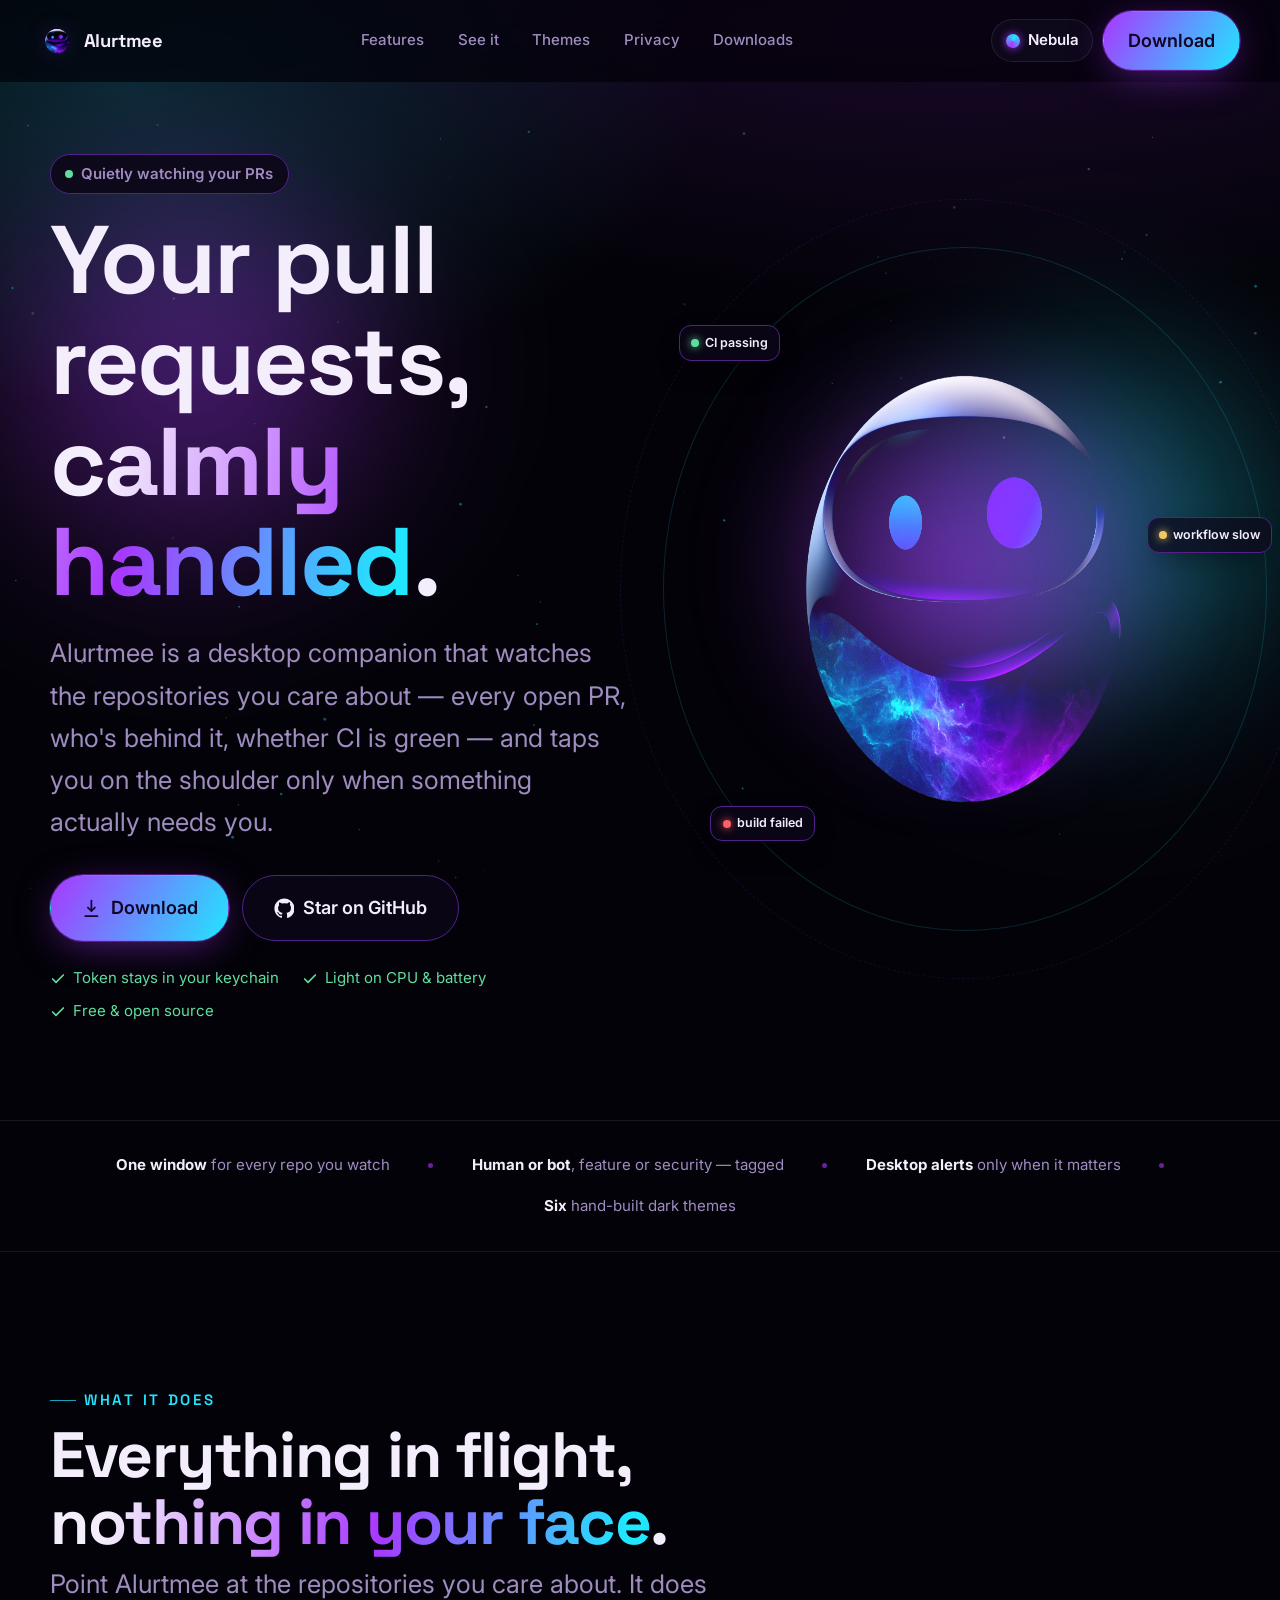
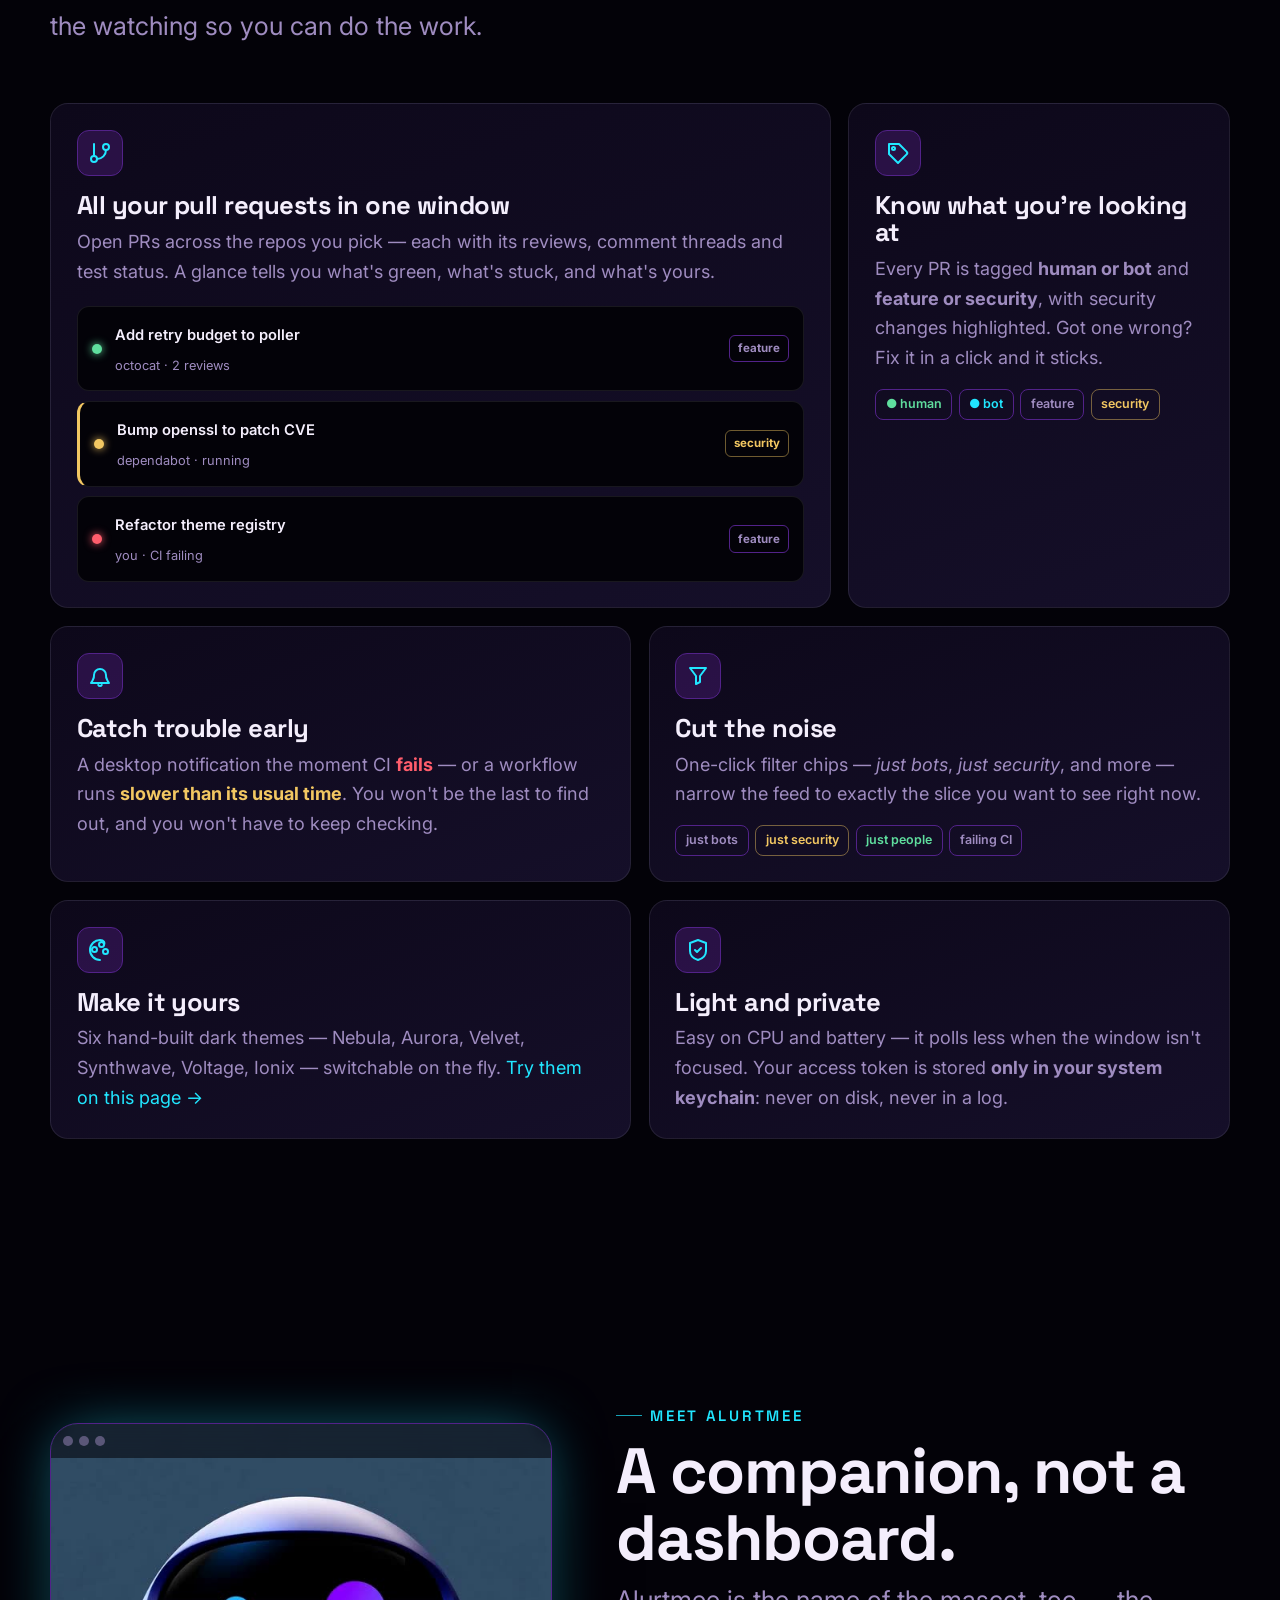
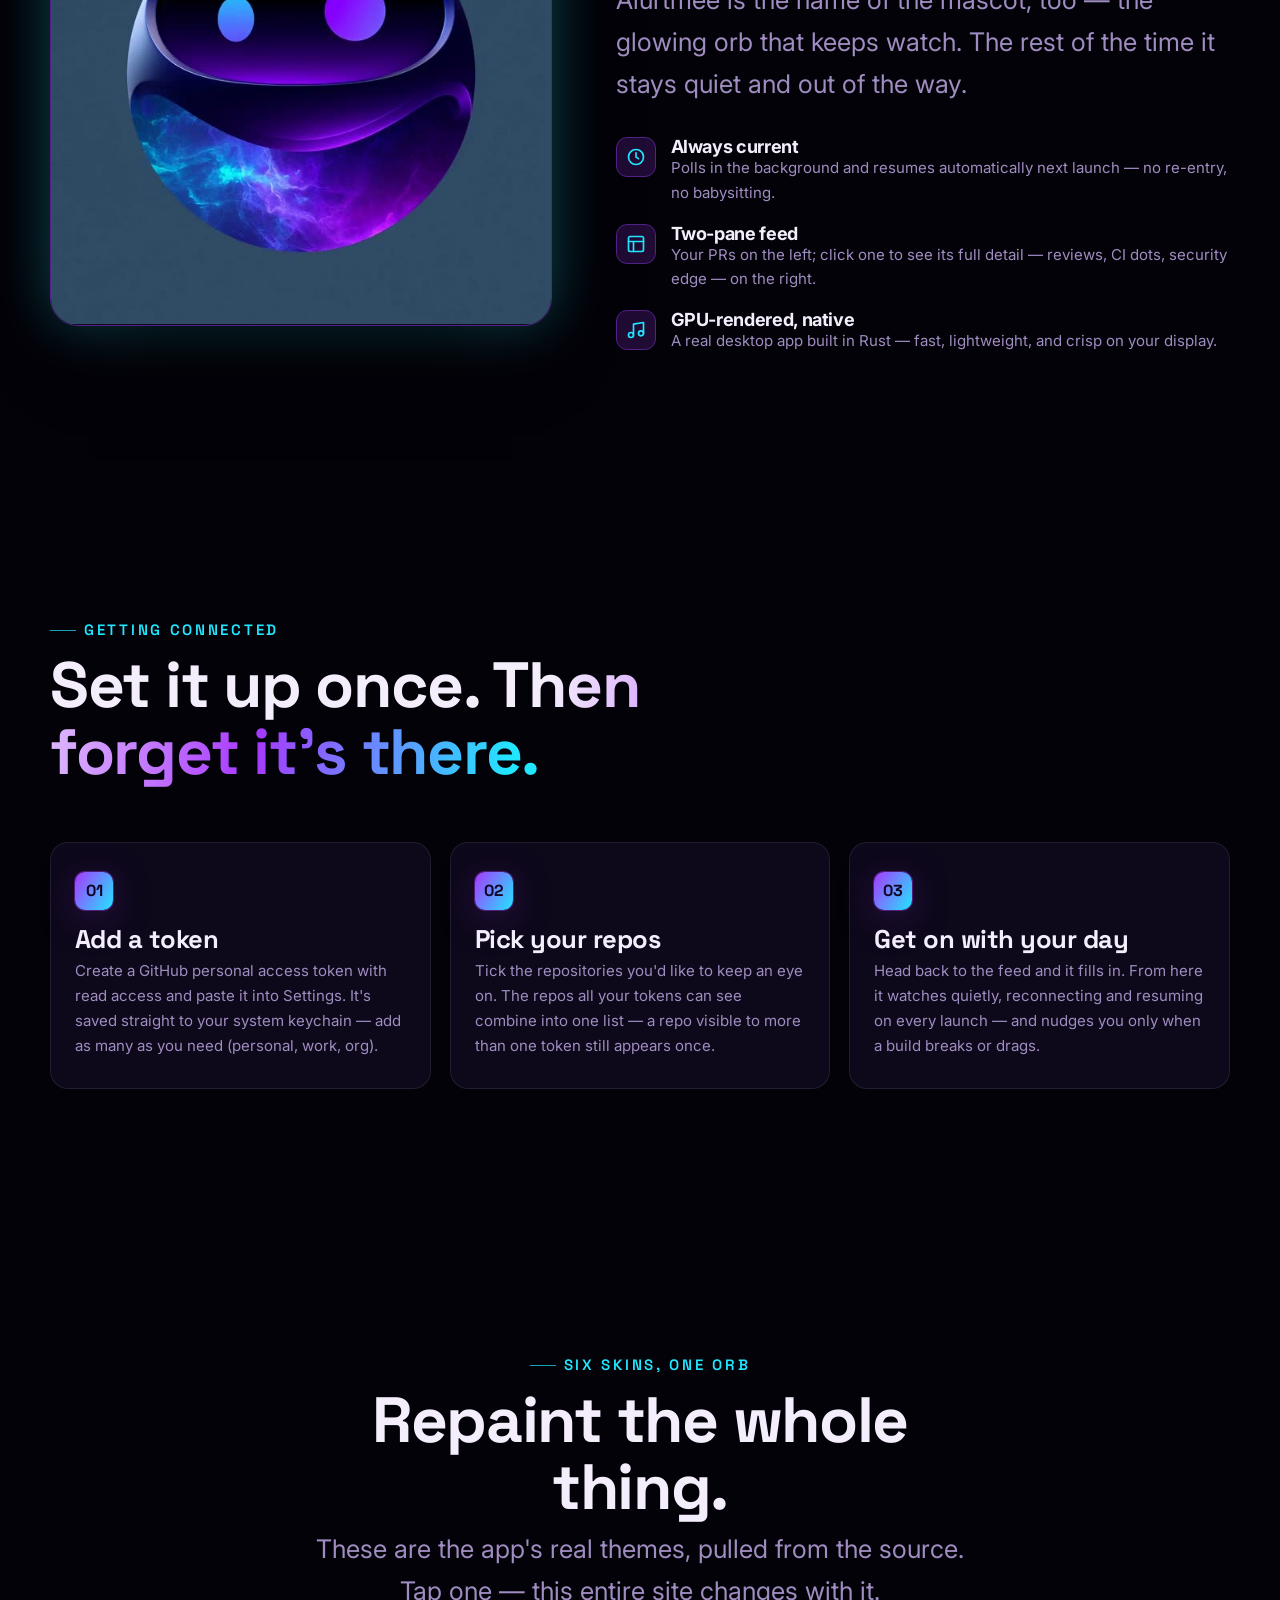
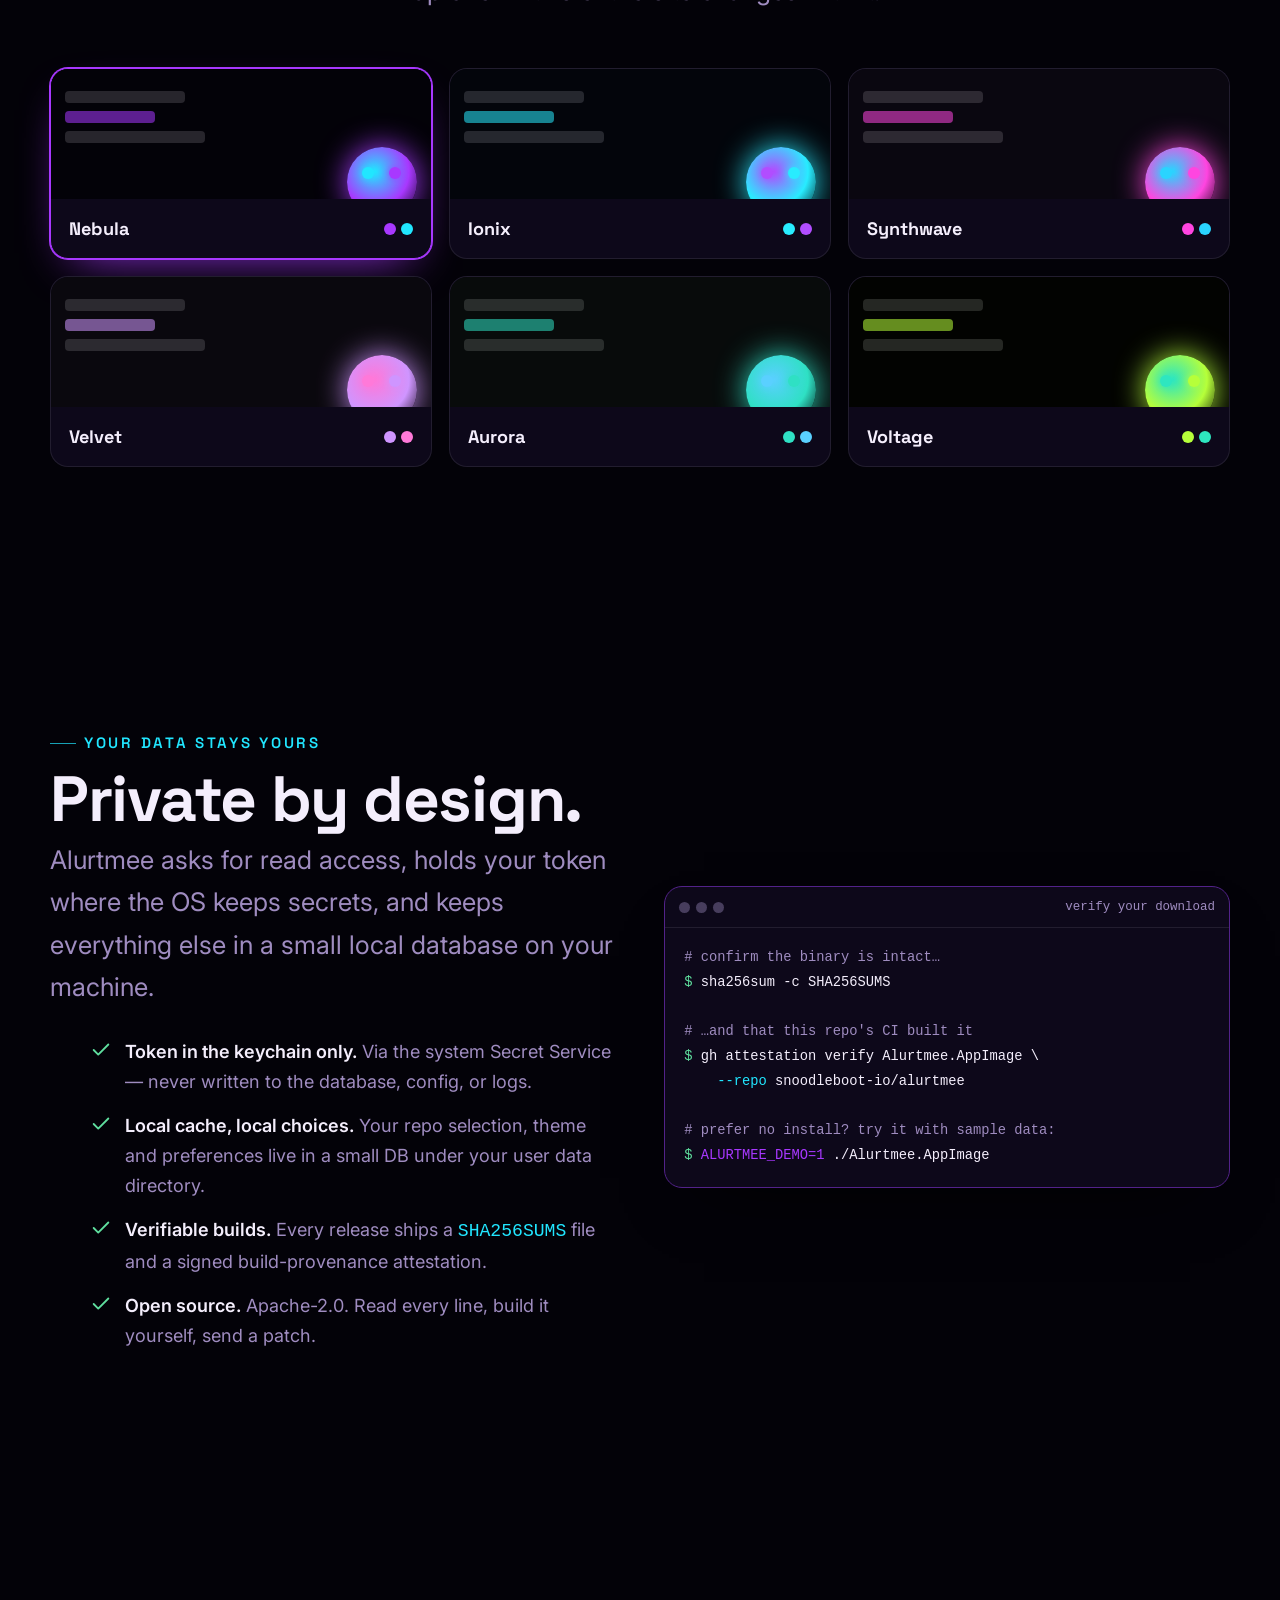
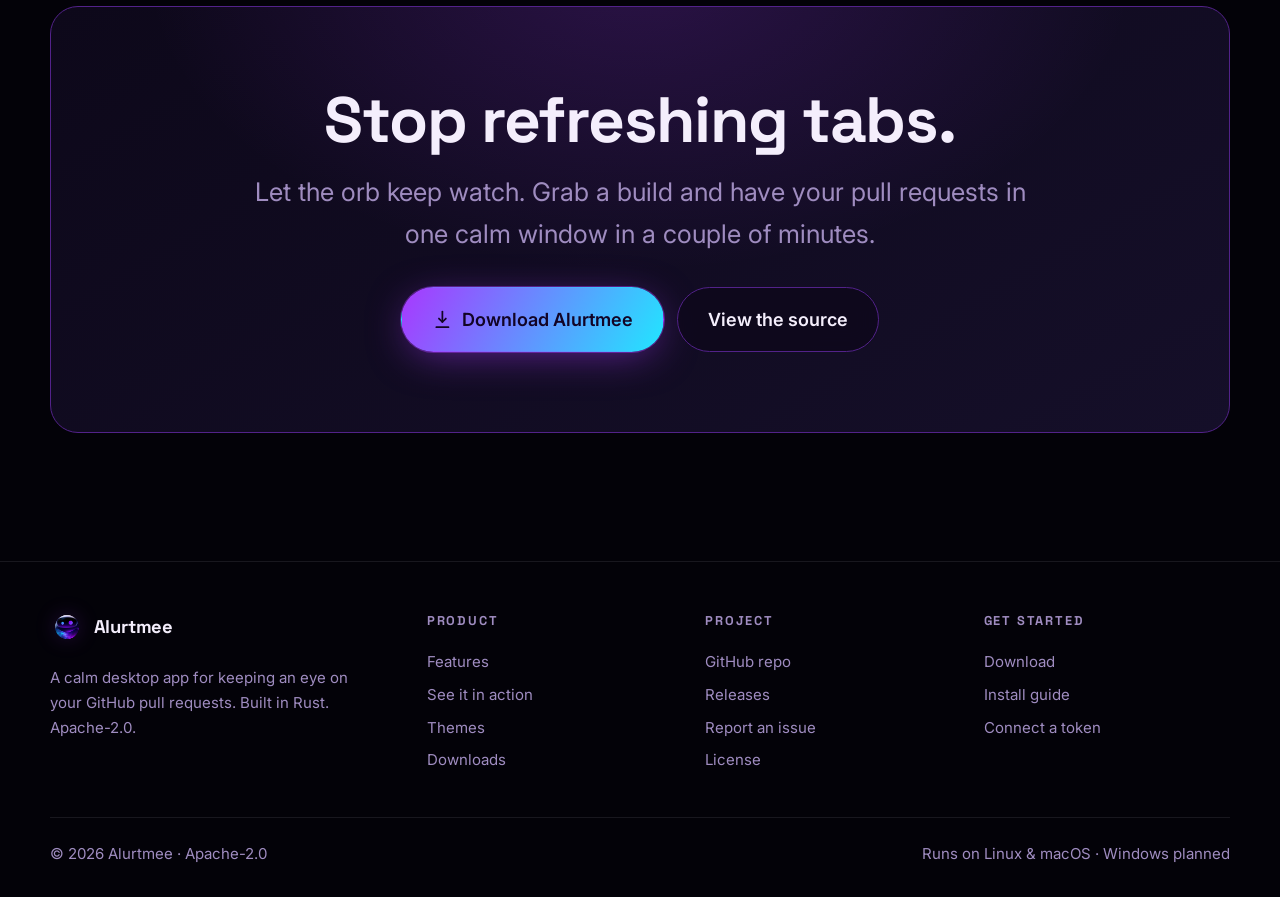
<file: docs/index.html>
<!DOCTYPE html>
<html lang="en">
<head>
  <meta charset="UTF-8" />
  <meta name="viewport" content="width=device-width, initial-scale=1.0" />
  <title>Alurtmee — calm watch over your GitHub pull requests</title>
  <meta name="description" content="Alurtmee is a calm desktop app that keeps an eye on your GitHub pull requests — open PRs, reviews, CI status — and taps you on the shoulder only when something needs you." />
  <meta name="theme-color" content="#030208" />
  <link rel="icon" type="image/png" href="assets/img/logo-128.png" />
  <link rel="apple-touch-icon" href="assets/img/logo-128.png" />

  <!-- Open Graph -->
  <meta property="og:type" content="website" />
  <meta property="og:title" content="Alurtmee — calm watch over your GitHub pull requests" />
  <meta property="og:description" content="See every open PR, who's behind it, and whether CI is passing — in one quiet window. Get nudged only when a build fails or a workflow drags." />
  <meta property="og:image" content="assets/img/logo.png" />
  <meta name="twitter:card" content="summary_large_image" />

  <link rel="preconnect" href="https://fonts.googleapis.com" />
  <link rel="preconnect" href="https://fonts.gstatic.com" crossorigin />
  <link href="https://fonts.googleapis.com/css2?family=Inter:wght@400;500;600;700&family=Space+Grotesk:wght@500;600;700&display=swap" rel="stylesheet" />
  <link rel="stylesheet" href="assets/css/styles.css" />
  <script src="assets/js/main.js" defer></script>
</head>
<body>
  <div class="cosmos" aria-hidden="true"></div>
  <canvas class="stars" aria-hidden="true"></canvas>

  <!-- ============ NAV ============ -->
  <header class="nav">
    <a class="brand" href="index.html" aria-label="Alurtmee home">
      <img src="assets/img/logo-128.png" alt="" />
      <span>Alurtmee</span>
    </a>
    <nav class="nav-links" aria-label="Primary">
      <a href="#features">Features</a>
      <a href="#showcase">See it</a>
      <a href="#themes">Themes</a>
      <a href="#privacy">Privacy</a>
      <a href="downloads.html">Downloads</a>
    </nav>
    <div class="nav-actions">
      <details class="theme-switch">
        <summary aria-label="Switch theme">
          <span class="swatch" aria-hidden="true"></span>
          <span data-theme-label>Nebula</span>
        </summary>
        <div class="theme-menu" role="menu" aria-label="Theme">
          <button class="theme-opt" role="menuitemradio" data-theme-opt="nebula" style="--accent:#a838ff;--accent-2:#21e6ff">
            <span class="dot" style="background:#030208"><span style="--c:#21e6ff"></span></span><span class="name">Nebula</span>
            <svg class="check" width="16" height="16" viewBox="0 0 24 24" fill="none" stroke="currentColor" stroke-width="2.5" stroke-linecap="round" stroke-linejoin="round"><path d="M20 6 9 17l-5-5"/></svg>
          </button>
          <button class="theme-opt" role="menuitemradio" data-theme-opt="aurora">
            <span class="dot" style="background:#080b0b"></span><span class="name">Aurora</span>
            <svg class="check" width="16" height="16" viewBox="0 0 24 24" fill="none" stroke="currentColor" stroke-width="2.5" stroke-linecap="round" stroke-linejoin="round"><path d="M20 6 9 17l-5-5"/></svg>
          </button>
          <button class="theme-opt" role="menuitemradio" data-theme-opt="velvet">
            <span class="dot" style="background:#0a080e"></span><span class="name">Velvet</span>
            <svg class="check" width="16" height="16" viewBox="0 0 24 24" fill="none" stroke="currentColor" stroke-width="2.5" stroke-linecap="round" stroke-linejoin="round"><path d="M20 6 9 17l-5-5"/></svg>
          </button>
          <button class="theme-opt" role="menuitemradio" data-theme-opt="synthwave">
            <span class="dot" style="background:#0a0710"></span><span class="name">Synthwave</span>
            <svg class="check" width="16" height="16" viewBox="0 0 24 24" fill="none" stroke="currentColor" stroke-width="2.5" stroke-linecap="round" stroke-linejoin="round"><path d="M20 6 9 17l-5-5"/></svg>
          </button>
          <button class="theme-opt" role="menuitemradio" data-theme-opt="voltage">
            <span class="dot" style="background:#020301"></span><span class="name">Voltage</span>
            <svg class="check" width="16" height="16" viewBox="0 0 24 24" fill="none" stroke="currentColor" stroke-width="2.5" stroke-linecap="round" stroke-linejoin="round"><path d="M20 6 9 17l-5-5"/></svg>
          </button>
          <button class="theme-opt" role="menuitemradio" data-theme-opt="ionix">
            <span class="dot" style="background:#03050b"></span><span class="name">Ionix</span>
            <svg class="check" width="16" height="16" viewBox="0 0 24 24" fill="none" stroke="currentColor" stroke-width="2.5" stroke-linecap="round" stroke-linejoin="round"><path d="M20 6 9 17l-5-5"/></svg>
          </button>
        </div>
      </details>
      <a class="btn btn-primary hide-sm" href="downloads.html">Download</a>
      <button class="nav-toggle" aria-label="Menu" aria-expanded="false">
        <svg viewBox="0 0 24 24" fill="none" stroke="currentColor" stroke-width="2" stroke-linecap="round"><path d="M4 7h16M4 12h16M4 17h16"/></svg>
      </button>
    </div>
  </header>

  <main>
    <!-- ============ HERO ============ -->
    <section class="hero wrap">
      <div class="hero-grid">
        <div class="hero-copy">
          <span class="pill reveal in"><span class="dot-live"></span> Quietly watching your PRs</span>
          <h1>Your pull requests, <span class="gradient-text">calmly handled</span>.</h1>
          <p class="lede">Alurtmee is a desktop companion that watches the repositories you care about — every open PR, who's behind it, whether CI is green — and taps you on the shoulder only when something actually needs you.</p>
          <div class="hero-cta">
            <a class="btn btn-primary btn-lg" href="downloads.html">
              <svg viewBox="0 0 24 24" fill="none" stroke="currentColor" stroke-width="2" stroke-linecap="round" stroke-linejoin="round"><path d="M12 3v12"/><path d="m8 11 4 4 4-4"/><path d="M5 21h14"/></svg>
              Download
            </a>
            <a class="btn btn-ghost btn-lg" href="https://github.com/snoodleboot-io/alurtmee" target="_blank" rel="noopener">
              <svg viewBox="0 0 24 24" fill="currentColor"><path d="M12 .5C5.7.5.5 5.7.5 12c0 5.1 3.3 9.4 7.9 10.9.6.1.8-.2.8-.5v-2c-3.2.7-3.9-1.4-3.9-1.4-.5-1.3-1.3-1.7-1.3-1.7-1.1-.7.1-.7.1-.7 1.2.1 1.8 1.2 1.8 1.2 1 1.8 2.7 1.3 3.4 1 .1-.8.4-1.3.7-1.6-2.6-.3-5.3-1.3-5.3-5.8 0-1.3.5-2.3 1.2-3.1-.1-.3-.5-1.5.1-3.1 0 0 1-.3 3.3 1.2a11.5 11.5 0 0 1 6 0C17.3 4.6 18.3 5 18.3 5c.6 1.6.2 2.8.1 3.1.8.8 1.2 1.8 1.2 3.1 0 4.5-2.7 5.5-5.3 5.8.4.4.8 1.1.8 2.2v3.3c0 .3.2.6.8.5 4.6-1.5 7.9-5.8 7.9-10.9C23.5 5.7 18.3.5 12 .5Z"/></svg>
              Star on GitHub
            </a>
          </div>
          <div class="hero-meta">
            <span class="ok"><svg width="16" height="16" viewBox="0 0 24 24" fill="none" stroke="currentColor" stroke-width="2.5" stroke-linecap="round" stroke-linejoin="round"><path d="M20 6 9 17l-5-5"/></svg> Token stays in your keychain</span>
            <span class="ok"><svg width="16" height="16" viewBox="0 0 24 24" fill="none" stroke="currentColor" stroke-width="2.5" stroke-linecap="round" stroke-linejoin="round"><path d="M20 6 9 17l-5-5"/></svg> Light on CPU &amp; battery</span>
            <span class="ok"><svg width="16" height="16" viewBox="0 0 24 24" fill="none" stroke="currentColor" stroke-width="2.5" stroke-linecap="round" stroke-linejoin="round"><path d="M20 6 9 17l-5-5"/></svg> Free &amp; open source</span>
          </div>
        </div>

        <div class="orb-stage" aria-hidden="true">
          <div class="orb-ring r3"></div>
          <div class="orb-ring r2"></div>
          <img class="orb" src="assets/img/logo.png" alt="" width="600" height="600" />
          <span class="orb-chip c1"><span class="s s-green"></span> CI passing</span>
          <span class="orb-chip c2"><span class="s s-gold"></span> workflow slow</span>
          <span class="orb-chip c3"><span class="s s-red"></span> build failed</span>
        </div>
      </div>
    </section>

    <!-- ============ TRUST STRIP ============ -->
    <div class="trust">
      <div class="wrap trust-row">
        <span><b>One window</b> for every repo you watch</span><span class="sep"></span>
        <span><b>Human or bot</b>, feature or security — tagged</span><span class="sep"></span>
        <span><b>Desktop alerts</b> only when it matters</span><span class="sep"></span>
        <span><b>Six</b> hand-built dark themes</span>
      </div>
    </div>

    <!-- ============ FEATURES (bento) ============ -->
    <section id="features" class="wrap">
      <div class="head reveal">
        <span class="eyebrow">What it does</span>
        <h2 class="section-title">Everything in flight, <span class="gradient-text">nothing in your face</span>.</h2>
        <p class="lede">Point Alurtmee at the repositories you care about. It does the watching so you can do the work.</p>
      </div>

      <div class="bento">
        <!-- Big feature card with PR mock -->
        <article class="card span-4 reveal">
          <div class="ico">
            <svg viewBox="0 0 24 24" fill="none" stroke="currentColor" stroke-width="2" stroke-linecap="round" stroke-linejoin="round"><path d="M6 3v12"/><circle cx="18" cy="6" r="3"/><circle cx="6" cy="18" r="3"/><path d="M18 9a9 9 0 0 1-9 9"/></svg>
          </div>
          <h3>All your pull requests in one window</h3>
          <p>Open PRs across the repos you pick — each with its reviews, comment threads and test status. A glance tells you what's green, what's stuck, and what's yours.</p>
          <div class="pr-mock">
            <div class="pr-row">
              <span class="ci s-green"></span>
              <span><span class="t">Add retry budget to poller</span><br><span class="by">octocat · 2 reviews</span></span>
              <span class="kind">feature</span>
            </div>
            <div class="pr-row sec">
              <span class="ci s-gold"></span>
              <span><span class="t">Bump openssl to patch CVE</span><br><span class="by">dependabot · running</span></span>
              <span class="kind" style="color:var(--gold);border-color:color-mix(in srgb,var(--gold) 45%,transparent)">security</span>
            </div>
            <div class="pr-row">
              <span class="ci s-red"></span>
              <span><span class="t">Refactor theme registry</span><br><span class="by">you · CI failing</span></span>
              <span class="kind">feature</span>
            </div>
          </div>
        </article>

        <!-- Tagging -->
        <article class="card span-2 reveal" data-d="1">
          <div class="ico">
            <svg viewBox="0 0 24 24" fill="none" stroke="currentColor" stroke-width="2" stroke-linecap="round" stroke-linejoin="round"><path d="M20.6 13.4 12 22l-9-9V3h10l7.6 7.6a2 2 0 0 1 0 2.8Z"/><circle cx="7.5" cy="7.5" r="1.5"/></svg>
          </div>
          <h3>Know what you're looking at</h3>
          <p>Every PR is tagged <b>human or bot</b> and <b>feature or security</b>, with security changes highlighted. Got one wrong? Fix it in a click and it sticks.</p>
          <div class="taglist">
            <span class="tag human">● human</span>
            <span class="tag bot">● bot</span>
            <span class="tag">feature</span>
            <span class="tag sec">security</span>
          </div>
        </article>

        <!-- Alerts -->
        <article class="card span-3 reveal">
          <div class="ico">
            <svg viewBox="0 0 24 24" fill="none" stroke="currentColor" stroke-width="2" stroke-linecap="round" stroke-linejoin="round"><path d="M10.3 21a1.9 1.9 0 0 0 3.4 0"/><path d="M21 19H3l1.6-2.6A8 8 0 0 0 6 11a6 6 0 0 1 12 0 8 8 0 0 0 1.4 5.4Z"/></svg>
          </div>
          <h3>Catch trouble early</h3>
          <p>A desktop notification the moment CI <b style="color:var(--red)">fails</b> — or a workflow runs <b style="color:var(--gold)">slower than its usual time</b>. You won't be the last to find out, and you won't have to keep checking.</p>
        </article>

        <!-- Filters -->
        <article class="card span-3 reveal" data-d="1">
          <div class="ico">
            <svg viewBox="0 0 24 24" fill="none" stroke="currentColor" stroke-width="2" stroke-linecap="round" stroke-linejoin="round"><path d="M4 4h16l-6 8v6l-4 2v-8L4 4Z"/></svg>
          </div>
          <h3>Cut the noise</h3>
          <p>One-click filter chips — <i>just bots</i>, <i>just security</i>, and more — narrow the feed to exactly the slice you want to see right now.</p>
          <div class="taglist">
            <span class="tag">just bots</span>
            <span class="tag sec">just security</span>
            <span class="tag human">just people</span>
            <span class="tag">failing CI</span>
          </div>
        </article>

        <!-- Themes -->
        <article class="card span-3 reveal">
          <div class="ico">
            <svg viewBox="0 0 24 24" fill="none" stroke="currentColor" stroke-width="2" stroke-linecap="round" stroke-linejoin="round"><circle cx="13.5" cy="6.5" r="2.5"/><circle cx="6.5" cy="11.5" r="2.5"/><circle cx="17.5" cy="13.5" r="2.5"/><path d="M12 22a10 10 0 1 1 0-20c4 0 5 2.5 4 5"/></svg>
          </div>
          <h3>Make it yours</h3>
          <p>Six hand-built dark themes — Nebula, Aurora, Velvet, Synthwave, Voltage, Ionix — switchable on the fly. <a href="#themes" style="color:var(--accent-2)">Try them on this page →</a></p>
        </article>

        <!-- Privacy -->
        <article class="card span-3 reveal" data-d="1">
          <div class="ico">
            <svg viewBox="0 0 24 24" fill="none" stroke="currentColor" stroke-width="2" stroke-linecap="round" stroke-linejoin="round"><path d="M12 22c5-1.5 8-4 8-9V5l-8-3-8 3v8c0 5 3 7.5 8 9Z"/><path d="M9 12l2 2 4-4"/></svg>
          </div>
          <h3>Light and private</h3>
          <p>Easy on CPU and battery — it polls less when the window isn't focused. Your access token is stored <b>only in your system keychain</b>: never on disk, never in a log.</p>
        </article>
      </div>
    </section>

    <!-- ============ SHOWCASE (video) ============ -->
    <section id="showcase" class="wrap">
      <div class="showcase-grid">
        <div class="video-frame reveal">
          <div class="bar"><i></i><i></i><i></i></div>
          <video src="assets/video/orb.mp4" poster="assets/img/orb-poster.jpg" autoplay muted loop playsinline></video>
        </div>
        <div class="reveal" data-d="1">
          <span class="eyebrow">Meet Alurtmee</span>
          <h2 class="section-title">A companion, not a dashboard.</h2>
          <p class="lede" style="margin-bottom:2rem">Alurtmee is the name of the mascot, too — the glowing orb that keeps watch. The rest of the time it stays quiet and out of the way.</p>
          <div class="facts">
            <div class="fact">
              <span class="fi"><svg viewBox="0 0 24 24" fill="none" stroke="currentColor" stroke-width="2" stroke-linecap="round" stroke-linejoin="round"><circle cx="12" cy="12" r="9"/><path d="M12 7v5l3 2"/></svg></span>
              <div><h3>Always current</h3><p>Polls in the background and resumes automatically next launch — no re-entry, no babysitting.</p></div>
            </div>
            <div class="fact">
              <span class="fi"><svg viewBox="0 0 24 24" fill="none" stroke="currentColor" stroke-width="2" stroke-linecap="round" stroke-linejoin="round"><rect x="3" y="3" width="18" height="18" rx="2"/><path d="M3 9h18M9 21V9"/></svg></span>
              <div><h3>Two-pane feed</h3><p>Your PRs on the left; click one to see its full detail — reviews, CI dots, security edge — on the right.</p></div>
            </div>
            <div class="fact">
              <span class="fi"><svg viewBox="0 0 24 24" fill="none" stroke="currentColor" stroke-width="2" stroke-linecap="round" stroke-linejoin="round"><path d="M9 18V5l12-2v13"/><circle cx="6" cy="18" r="3"/><circle cx="18" cy="16" r="3"/></svg></span>
              <div><h3>GPU-rendered, native</h3><p>A real desktop app built in Rust — fast, lightweight, and crisp on your display.</p></div>
            </div>
          </div>
        </div>
      </div>
    </section>

    <!-- ============ HOW IT WORKS ============ -->
    <section id="how" class="wrap">
      <div class="head reveal">
        <span class="eyebrow">Getting connected</span>
        <h2 class="section-title">Set it up once. <span class="gradient-text">Then forget it's there.</span></h2>
      </div>
      <div class="steps">
        <div class="step reveal">
          <h3>Add a token</h3>
          <p>Create a GitHub personal access token with read access and paste it into Settings. It's saved straight to your system keychain — add as many as you need (personal, work, org).</p>
        </div>
        <div class="step reveal" data-d="1">
          <h3>Pick your repos</h3>
          <p>Tick the repositories you'd like to keep an eye on. The repos all your tokens can see combine into one list — a repo visible to more than one token still appears once.</p>
        </div>
        <div class="step reveal" data-d="2">
          <h3>Get on with your day</h3>
          <p>Head back to the feed and it fills in. From here it watches quietly, reconnecting and resuming on every launch — and nudges you only when a build breaks or drags.</p>
        </div>
      </div>
    </section>

    <!-- ============ THEMES ============ -->
    <section id="themes" class="wrap">
      <div class="head center reveal">
        <span class="eyebrow">Six skins, one orb</span>
        <h2 class="section-title">Repaint the whole thing.</h2>
        <p class="lede" style="margin-inline:auto">These are the app's real themes, pulled from the source. Tap one — this entire site changes with it.</p>
      </div>
      <div class="theme-gallery">
        <!-- Each card carries its palette via inline custom props -->
        <button class="theme-card reveal" data-theme-card="nebula" aria-pressed="true" style="--tc-accent:#a838ff;--tc-accent2:#21e6ff;--tc-bg:#030208;--tc-text:#f4eefc">
          <div class="theme-preview" style="background:#030208">
            <span class="mini-row a"></span><span class="mini-row b"></span><span class="mini-row c"></span><span class="mini-orb"></span>
          </div>
          <div class="tmeta"><b>Nebula</b><span class="dots"><i style="background:#a838ff"></i><i style="background:#21e6ff"></i></span></div>
        </button>
        <button class="theme-card reveal" data-d="1" data-theme-card="ionix" style="--tc-accent:#28ecff;--tc-accent2:#b14dff;--tc-bg:#03050b;--tc-text:#e9f2fb">
          <div class="theme-preview" style="background:#03050b">
            <span class="mini-row a"></span><span class="mini-row b"></span><span class="mini-row c"></span><span class="mini-orb"></span>
          </div>
          <div class="tmeta"><b>Ionix</b><span class="dots"><i style="background:#28ecff"></i><i style="background:#b14dff"></i></span></div>
        </button>
        <button class="theme-card reveal" data-d="2" data-theme-card="synthwave" style="--tc-accent:#ff45e0;--tc-accent2:#2ad4ff;--tc-bg:#0a0710;--tc-text:#f6eef7">
          <div class="theme-preview" style="background:#0a0710">
            <span class="mini-row a"></span><span class="mini-row b"></span><span class="mini-row c"></span><span class="mini-orb"></span>
          </div>
          <div class="tmeta"><b>Synthwave</b><span class="dots"><i style="background:#ff45e0"></i><i style="background:#2ad4ff"></i></span></div>
        </button>
        <button class="theme-card reveal" data-theme-card="velvet" style="--tc-accent:#cf95ff;--tc-accent2:#ff79d9;--tc-bg:#0a080e;--tc-text:#f1ecf7">
          <div class="theme-preview" style="background:#0a080e">
            <span class="mini-row a"></span><span class="mini-row b"></span><span class="mini-row c"></span><span class="mini-orb"></span>
          </div>
          <div class="tmeta"><b>Velvet</b><span class="dots"><i style="background:#cf95ff"></i><i style="background:#ff79d9"></i></span></div>
        </button>
        <button class="theme-card reveal" data-d="1" data-theme-card="aurora" style="--tc-accent:#2fe0c4;--tc-accent2:#5ad0ff;--tc-bg:#080b0b;--tc-text:#eaf3ef">
          <div class="theme-preview" style="background:#080b0b">
            <span class="mini-row a"></span><span class="mini-row b"></span><span class="mini-row c"></span><span class="mini-orb"></span>
          </div>
          <div class="tmeta"><b>Aurora</b><span class="dots"><i style="background:#2fe0c4"></i><i style="background:#5ad0ff"></i></span></div>
        </button>
        <button class="theme-card reveal" data-d="2" data-theme-card="voltage" style="--tc-accent:#b6ff3a;--tc-accent2:#2ee6c0;--tc-bg:#020301;--tc-text:#eef4e7">
          <div class="theme-preview" style="background:#020301">
            <span class="mini-row a"></span><span class="mini-row b"></span><span class="mini-row c"></span><span class="mini-orb"></span>
          </div>
          <div class="tmeta"><b>Voltage</b><span class="dots"><i style="background:#b6ff3a"></i><i style="background:#2ee6c0"></i></span></div>
        </button>
      </div>
    </section>

    <!-- ============ PRIVACY ============ -->
    <section id="privacy" class="wrap">
      <div class="split">
        <div class="reveal">
          <span class="eyebrow">Your data stays yours</span>
          <h2 class="section-title">Private by design.</h2>
          <p class="lede" style="margin-bottom:1.8rem">Alurtmee asks for read access, holds your token where the OS keeps secrets, and keeps everything else in a small local database on your machine.</p>
          <ul class="shield-list">
            <li><svg viewBox="0 0 24 24" fill="none" stroke="currentColor" stroke-width="2" stroke-linecap="round" stroke-linejoin="round"><path d="M20 6 9 17l-5-5"/></svg><span><b>Token in the keychain only.</b> Via the system Secret Service — never written to the database, config, or logs.</span></li>
            <li><svg viewBox="0 0 24 24" fill="none" stroke="currentColor" stroke-width="2" stroke-linecap="round" stroke-linejoin="round"><path d="M20 6 9 17l-5-5"/></svg><span><b>Local cache, local choices.</b> Your repo selection, theme and preferences live in a small DB under your user data directory.</span></li>
            <li><svg viewBox="0 0 24 24" fill="none" stroke="currentColor" stroke-width="2" stroke-linecap="round" stroke-linejoin="round"><path d="M20 6 9 17l-5-5"/></svg><span><b>Verifiable builds.</b> Every release ships a <code style="font-family:ui-monospace,monospace;color:var(--accent-2)">SHA256SUMS</code> file and a signed build-provenance attestation.</span></li>
            <li><svg viewBox="0 0 24 24" fill="none" stroke="currentColor" stroke-width="2" stroke-linecap="round" stroke-linejoin="round"><path d="M20 6 9 17l-5-5"/></svg><span><b>Open source.</b> Apache-2.0. Read every line, build it yourself, send a patch.</span></li>
          </ul>
        </div>
        <div class="code-card reveal" data-d="1">
          <div class="bar"><i></i><i></i><i></i><span>verify your download</span></div>
          <pre><code><span class="c"># confirm the binary is intact…</span>
<span class="g">$</span> sha256sum -c SHA256SUMS

<span class="c"># …and that this repo's CI built it</span>
<span class="g">$</span> gh attestation verify Alurtmee.AppImage \
    <span class="a">--repo</span> snoodleboot-io/alurtmee

<span class="c"># prefer no install? try it with sample data:</span>
<span class="g">$</span> <span class="k">ALURTMEE_DEMO=1</span> ./Alurtmee.AppImage</code></pre>
        </div>
      </div>
    </section>

    <!-- ============ CTA ============ -->
    <section class="wrap cta-band">
      <div class="cta-inner reveal">
        <h2>Stop refreshing tabs.</h2>
        <p>Let the orb keep watch. Grab a build and have your pull requests in one calm window in a couple of minutes.</p>
        <div class="hero-cta">
          <a class="btn btn-primary btn-lg" href="downloads.html">
            <svg viewBox="0 0 24 24" fill="none" stroke="currentColor" stroke-width="2" stroke-linecap="round" stroke-linejoin="round"><path d="M12 3v12"/><path d="m8 11 4 4 4-4"/><path d="M5 21h14"/></svg>
            Download Alurtmee
          </a>
          <a class="btn btn-ghost btn-lg" href="https://github.com/snoodleboot-io/alurtmee" target="_blank" rel="noopener">View the source</a>
        </div>
      </div>
    </section>
  </main>

  <!-- ============ FOOTER ============ -->
  <footer>
    <div class="wrap">
      <div class="foot-grid">
        <div class="foot-brand">
          <a class="brand" href="index.html"><img src="assets/img/logo-128.png" alt="" /><span>Alurtmee</span></a>
          <p>A calm desktop app for keeping an eye on your GitHub pull requests. Built in Rust. Apache-2.0.</p>
        </div>
        <div class="foot-col">
          <h4>Product</h4>
          <a href="#features">Features</a>
          <a href="#showcase">See it in action</a>
          <a href="#themes">Themes</a>
          <a href="downloads.html">Downloads</a>
        </div>
        <div class="foot-col">
          <h4>Project</h4>
          <a href="https://github.com/snoodleboot-io/alurtmee" target="_blank" rel="noopener">GitHub repo</a>
          <a href="https://github.com/snoodleboot-io/alurtmee/releases" target="_blank" rel="noopener">Releases</a>
          <a href="https://github.com/snoodleboot-io/alurtmee/issues" target="_blank" rel="noopener">Report an issue</a>
          <a href="https://github.com/snoodleboot-io/alurtmee/blob/main/LICENSE" target="_blank" rel="noopener">License</a>
        </div>
        <div class="foot-col">
          <h4>Get started</h4>
          <a href="downloads.html">Download</a>
          <a href="https://github.com/snoodleboot-io/alurtmee#installing" target="_blank" rel="noopener">Install guide</a>
          <a href="https://github.com/snoodleboot-io/alurtmee#getting-connected" target="_blank" rel="noopener">Connect a token</a>
        </div>
      </div>
      <div class="foot-bottom">
        <span>© <span data-year>2026</span> Alurtmee · Apache-2.0</span>
        <span>Runs on Linux &amp; macOS · Windows planned</span>
      </div>
    </div>
  </footer>
</body>
</html>
</file>
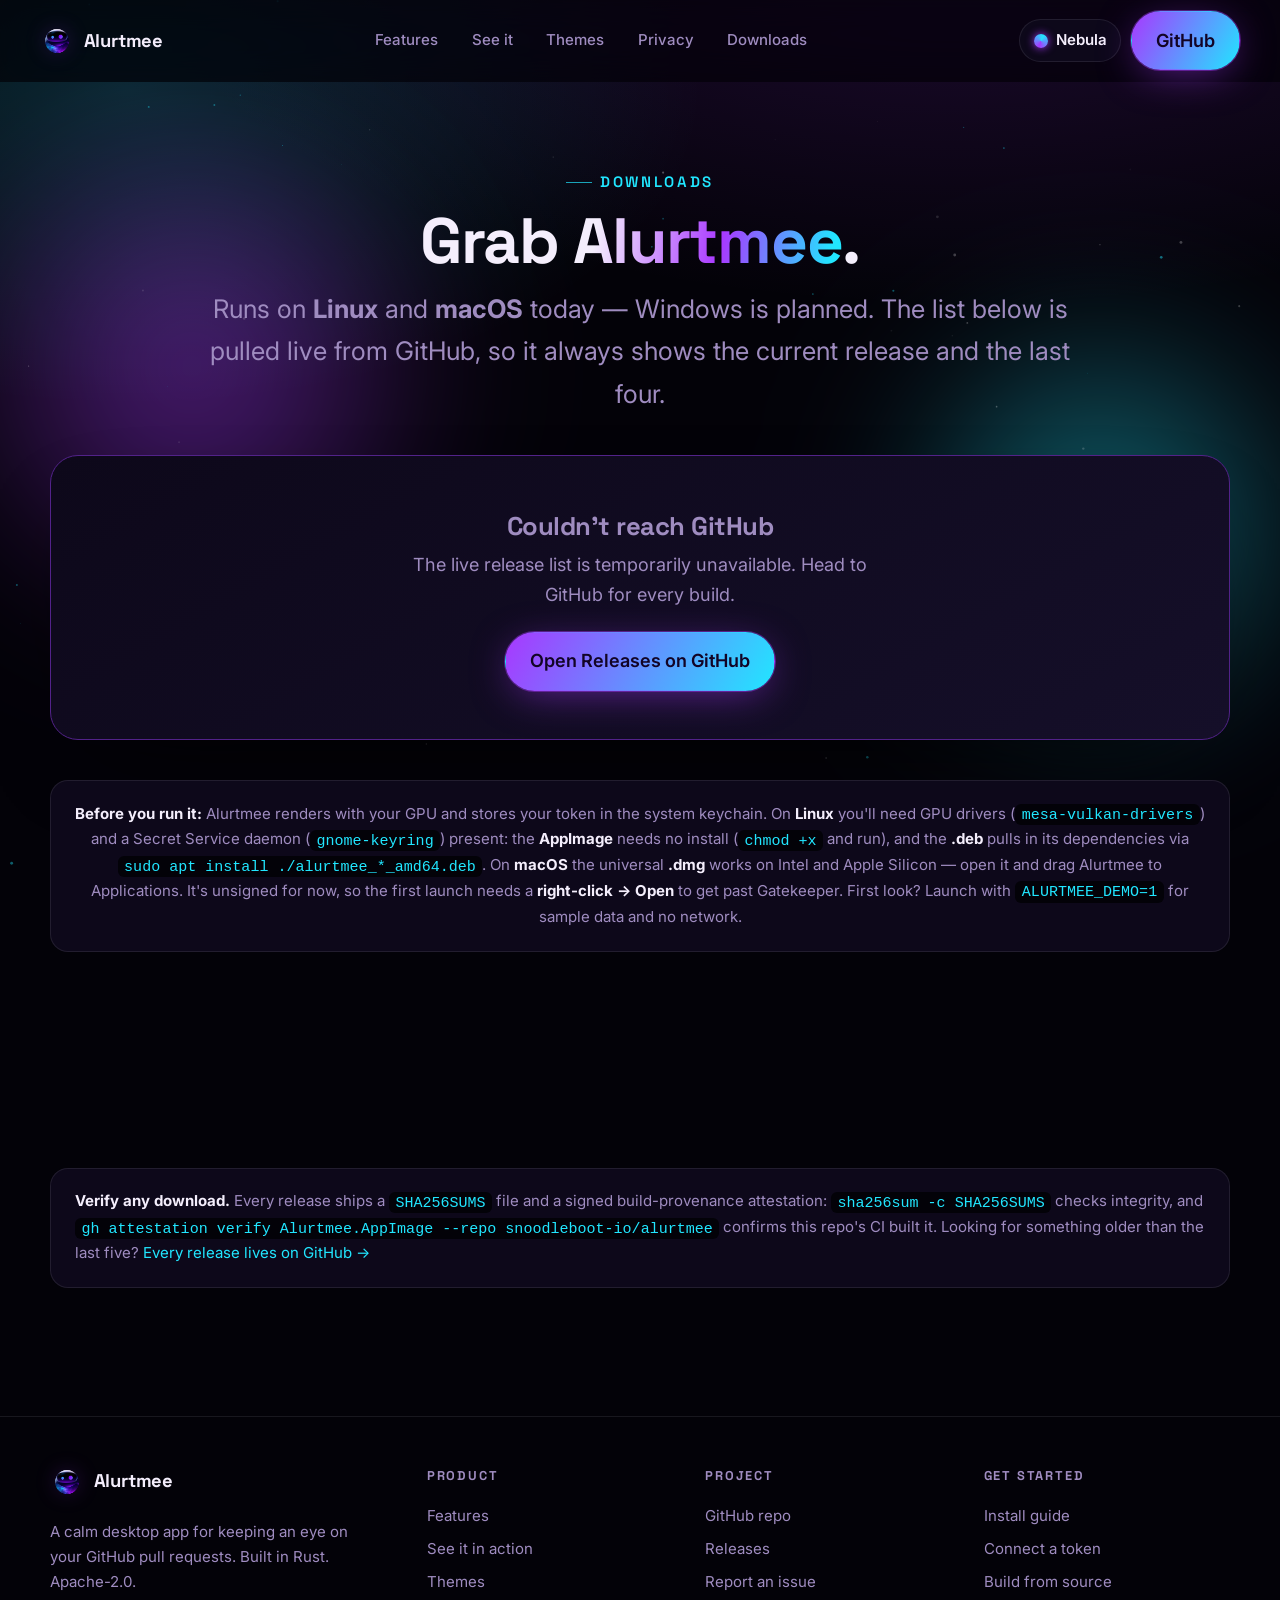
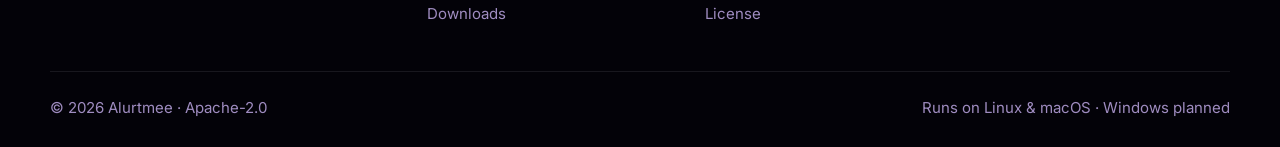
<file: docs/downloads.html>
<!DOCTYPE html>
<html lang="en">
<head>
  <meta charset="UTF-8" />
  <meta name="viewport" content="width=device-width, initial-scale=1.0" />
  <title>Download Alurtmee — current &amp; previous versions</title>
  <meta name="description" content="Download Alurtmee for Linux (AppImage or .deb) or macOS (universal .dmg). Always shows the current release plus the last four versions, pulled live from GitHub." />
  <meta name="theme-color" content="#030208" />
  <link rel="icon" type="image/png" href="assets/img/logo-128.png" />
  <link rel="apple-touch-icon" href="assets/img/logo-128.png" />

  <meta property="og:type" content="website" />
  <meta property="og:title" content="Download Alurtmee" />
  <meta property="og:description" content="Grab the current release plus the last four versions — Linux (AppImage or .deb) and macOS (universal .dmg)." />
  <meta property="og:image" content="assets/img/logo.png" />

  <link rel="preconnect" href="https://fonts.googleapis.com" />
  <link rel="preconnect" href="https://fonts.gstatic.com" crossorigin />
  <link rel="preconnect" href="https://api.github.com" />
  <link href="https://fonts.googleapis.com/css2?family=Inter:wght@400;500;600;700&family=Space+Grotesk:wght@500;600;700&display=swap" rel="stylesheet" />
  <link rel="stylesheet" href="assets/css/styles.css" />
  <script src="assets/js/main.js" defer></script>
  <script src="assets/js/downloads.js" defer></script>
</head>
<body>
  <div class="cosmos" aria-hidden="true"></div>
  <canvas class="stars" aria-hidden="true"></canvas>

  <!-- ============ NAV ============ -->
  <header class="nav">
    <a class="brand" href="index.html" aria-label="Alurtmee home">
      <img src="assets/img/logo-128.png" alt="" />
      <span>Alurtmee</span>
    </a>
    <nav class="nav-links" aria-label="Primary">
      <a href="index.html#features">Features</a>
      <a href="index.html#showcase">See it</a>
      <a href="index.html#themes">Themes</a>
      <a href="index.html#privacy">Privacy</a>
      <a href="downloads.html" aria-current="page">Downloads</a>
    </nav>
    <div class="nav-actions">
      <details class="theme-switch">
        <summary aria-label="Switch theme">
          <span class="swatch" aria-hidden="true"></span>
          <span data-theme-label>Nebula</span>
        </summary>
        <div class="theme-menu" role="menu" aria-label="Theme">
          <button class="theme-opt" role="menuitemradio" data-theme-opt="nebula"><span class="dot" style="background:#030208"></span><span class="name">Nebula</span><svg class="check" width="16" height="16" viewBox="0 0 24 24" fill="none" stroke="currentColor" stroke-width="2.5" stroke-linecap="round" stroke-linejoin="round"><path d="M20 6 9 17l-5-5"/></svg></button>
          <button class="theme-opt" role="menuitemradio" data-theme-opt="aurora"><span class="dot" style="background:#080b0b"></span><span class="name">Aurora</span><svg class="check" width="16" height="16" viewBox="0 0 24 24" fill="none" stroke="currentColor" stroke-width="2.5" stroke-linecap="round" stroke-linejoin="round"><path d="M20 6 9 17l-5-5"/></svg></button>
          <button class="theme-opt" role="menuitemradio" data-theme-opt="velvet"><span class="dot" style="background:#0a080e"></span><span class="name">Velvet</span><svg class="check" width="16" height="16" viewBox="0 0 24 24" fill="none" stroke="currentColor" stroke-width="2.5" stroke-linecap="round" stroke-linejoin="round"><path d="M20 6 9 17l-5-5"/></svg></button>
          <button class="theme-opt" role="menuitemradio" data-theme-opt="synthwave"><span class="dot" style="background:#0a0710"></span><span class="name">Synthwave</span><svg class="check" width="16" height="16" viewBox="0 0 24 24" fill="none" stroke="currentColor" stroke-width="2.5" stroke-linecap="round" stroke-linejoin="round"><path d="M20 6 9 17l-5-5"/></svg></button>
          <button class="theme-opt" role="menuitemradio" data-theme-opt="voltage"><span class="dot" style="background:#020301"></span><span class="name">Voltage</span><svg class="check" width="16" height="16" viewBox="0 0 24 24" fill="none" stroke="currentColor" stroke-width="2.5" stroke-linecap="round" stroke-linejoin="round"><path d="M20 6 9 17l-5-5"/></svg></button>
          <button class="theme-opt" role="menuitemradio" data-theme-opt="ionix"><span class="dot" style="background:#03050b"></span><span class="name">Ionix</span><svg class="check" width="16" height="16" viewBox="0 0 24 24" fill="none" stroke="currentColor" stroke-width="2.5" stroke-linecap="round" stroke-linejoin="round"><path d="M20 6 9 17l-5-5"/></svg></button>
        </div>
      </details>
      <a class="btn btn-primary hide-sm" href="https://github.com/snoodleboot-io/alurtmee" target="_blank" rel="noopener">GitHub</a>
      <button class="nav-toggle" aria-label="Menu" aria-expanded="false">
        <svg viewBox="0 0 24 24" fill="none" stroke="currentColor" stroke-width="2" stroke-linecap="round"><path d="M4 7h16M4 12h16M4 17h16"/></svg>
      </button>
    </div>
  </header>

  <main>
    <section class="dl-hero wrap">
      <span class="eyebrow" style="justify-content:center">Downloads</span>
      <h1>Grab <span class="gradient-text">Alurtmee</span>.</h1>
      <p class="lede" style="margin-inline:auto">Runs on <b>Linux</b> and <b>macOS</b> today — Windows is planned. The list below is pulled live from GitHub, so it always shows the current release and the last four.</p>

      <!-- Current release (filled by downloads.js) -->
      <div class="dl-latest" id="dl-latest" aria-live="polite">
        <div style="padding:1.6rem;display:grid;gap:1rem">
          <div class="dl-skeleton" style="height:34px;width:240px"></div>
          <div class="dl-skeleton"></div>
        </div>
      </div>

      <!-- Requirements + verify -->
      <div class="dl-note">
        <strong style="color:var(--text)">Before you run it:</strong>
        Alurtmee renders with your GPU and stores your token in the system keychain.
        On <strong style="color:var(--text)">Linux</strong> you'll need GPU drivers (<code>mesa-vulkan-drivers</code>)
        and a Secret Service daemon (<code>gnome-keyring</code>) present: the
        <strong style="color:var(--text)">AppImage</strong> needs no install (<code>chmod +x</code> and run), and the
        <strong style="color:var(--text)">.deb</strong> pulls in its dependencies via
        <code>sudo apt install ./alurtmee_*_amd64.deb</code>.
        On <strong style="color:var(--text)">macOS</strong> the universal <strong style="color:var(--text)">.dmg</strong>
        works on Intel and Apple Silicon — open it and drag Alurtmee to Applications. It's unsigned for now,
        so the first launch needs a <strong style="color:var(--text)">right-click → Open</strong> to get past Gatekeeper.
        First look? Launch with <code>ALURTMEE_DEMO=1</code> for sample data and no network.
      </div>
    </section>

    <!-- All versions list -->
    <section class="wrap" style="padding-top:0">
      <div class="dl-list" id="dl-list" aria-live="polite">
        <div class="dl-skeleton"></div>
        <div class="dl-skeleton"></div>
        <div class="dl-skeleton"></div>
      </div>

      <div class="dl-note">
        <strong style="color:var(--text)">Verify any download.</strong>
        Every release ships a <code>SHA256SUMS</code> file and a signed build-provenance attestation:
        <code>sha256sum -c SHA256SUMS</code> checks integrity, and
        <code>gh attestation verify Alurtmee.AppImage --repo snoodleboot-io/alurtmee</code>
        confirms this repo's CI built it.
        Looking for something older than the last five?
        <a href="https://github.com/snoodleboot-io/alurtmee/releases" target="_blank" rel="noopener" style="color:var(--accent-2)">Every release lives on GitHub →</a>
      </div>
    </section>
  </main>

  <footer>
    <div class="wrap">
      <div class="foot-grid">
        <div class="foot-brand">
          <a class="brand" href="index.html"><img src="assets/img/logo-128.png" alt="" /><span>Alurtmee</span></a>
          <p>A calm desktop app for keeping an eye on your GitHub pull requests. Built in Rust. Apache-2.0.</p>
        </div>
        <div class="foot-col">
          <h4>Product</h4>
          <a href="index.html#features">Features</a>
          <a href="index.html#showcase">See it in action</a>
          <a href="index.html#themes">Themes</a>
          <a href="downloads.html">Downloads</a>
        </div>
        <div class="foot-col">
          <h4>Project</h4>
          <a href="https://github.com/snoodleboot-io/alurtmee" target="_blank" rel="noopener">GitHub repo</a>
          <a href="https://github.com/snoodleboot-io/alurtmee/releases" target="_blank" rel="noopener">Releases</a>
          <a href="https://github.com/snoodleboot-io/alurtmee/issues" target="_blank" rel="noopener">Report an issue</a>
          <a href="https://github.com/snoodleboot-io/alurtmee/blob/main/LICENSE" target="_blank" rel="noopener">License</a>
        </div>
        <div class="foot-col">
          <h4>Get started</h4>
          <a href="https://github.com/snoodleboot-io/alurtmee#installing" target="_blank" rel="noopener">Install guide</a>
          <a href="https://github.com/snoodleboot-io/alurtmee#getting-connected" target="_blank" rel="noopener">Connect a token</a>
          <a href="https://github.com/snoodleboot-io/alurtmee#option-c--build-from-source" target="_blank" rel="noopener">Build from source</a>
        </div>
      </div>
      <div class="foot-bottom">
        <span>© <span data-year>2026</span> Alurtmee · Apache-2.0</span>
        <span>Runs on Linux &amp; macOS · Windows planned</span>
      </div>
    </div>
  </footer>
</body>
</html>
</file>
<file: docs/assets/css/styles.css>
/* ============================================================================
   Alurtmee — site styles
   A modern, neon-on-void aesthetic pulled straight from the mascot orb.
   Theming mirrors the app's six in-app skins (theme.rs) via [data-theme].
   ========================================================================= */

/* ---- Design tokens ------------------------------------------------------ */
:root {
  /* Default skin = Nebula (the brand theme), values from crates/app/src/theme.rs */
  --bg: #030208;
  --surface: #0d081a;
  --surface-2: #150f29;
  --border: #3a1c68;
  --text: #f4eefc;
  --muted: #9f8cc0;
  --accent: #a838ff;
  --accent-2: #21e6ff;
  --accent-text: #120426;
  --gold: #f2c762;
  --green: #5fde9e;
  --red: #ff5d6c;

  /* Derived */
  --accent-soft: color-mix(in srgb, var(--accent) 18%, transparent);
  --accent-2-soft: color-mix(in srgb, var(--accent-2) 16%, transparent);
  --glass: color-mix(in srgb, var(--surface) 70%, transparent);
  --glass-border: color-mix(in srgb, var(--accent) 22%, var(--border));
  --hairline: color-mix(in srgb, var(--text) 9%, transparent);

  /* Type — fluid */
  --font: "Inter", "Segoe UI", system-ui, -apple-system, BlinkMacSystemFont, sans-serif;
  --font-display: "Space Grotesk", var(--font);
  --step--1: clamp(0.83rem, 0.78rem + 0.2vw, 0.95rem);
  --step-0: clamp(1rem, 0.95rem + 0.25vw, 1.13rem);
  --step-1: clamp(1.25rem, 1.1rem + 0.7vw, 1.6rem);
  --step-2: clamp(1.7rem, 1.4rem + 1.4vw, 2.5rem);
  --step-3: clamp(2.3rem, 1.7rem + 2.9vw, 4rem);
  --step-4: clamp(3rem, 2rem + 5vw, 6.5rem);

  /* Space + shape */
  --radius: 18px;
  --radius-lg: 28px;
  --radius-sm: 12px;
  --maxw: 1180px;
  --gut: clamp(1.1rem, 4vw, 2.5rem);
  --ease: cubic-bezier(0.22, 1, 0.36, 1);

  /* Glows */
  --glow-accent: 0 0 0 1px color-mix(in srgb, var(--accent) 40%, transparent),
                 0 8px 40px -8px color-mix(in srgb, var(--accent) 55%, transparent);
  --glow-2: 0 0 60px -10px color-mix(in srgb, var(--accent-2) 50%, transparent);

  color-scheme: dark;
}

/* ---- Per-skin overrides (data-theme on <html>) -------------------------- */
[data-theme="aurora"] {
  --bg: #080b0b; --surface: #101816; --surface-2: #16221f; --border: #1f302d;
  --text: #eaf3ef; --muted: #86a39b; --accent: #2fe0c4; --accent-2: #5ad0ff;
  --accent-text: #042019; --gold: #f3cf73; --green: #5fd99a; --red: #f76d6d;
}
[data-theme="velvet"] {
  --bg: #0a080e; --surface: #15121d; --surface-2: #1e1a29; --border: #2a2338;
  --text: #f1ecf7; --muted: #a294b4; --accent: #cf95ff; --accent-2: #ff79d9;
  --accent-text: #1b0f29; --gold: #f0c674; --green: #7ad99a; --red: #f76d6d;
}
[data-theme="synthwave"] {
  --bg: #0a0710; --surface: #160f1d; --surface-2: #20162b; --border: #2e1f3a;
  --text: #f6eef7; --muted: #a98fb0; --accent: #ff45e0; --accent-2: #2ad4ff;
  --accent-text: #21041c; --gold: #f3cf6a; --green: #56e0a0; --red: #ff5d6c;
}
[data-theme="voltage"] {
  --bg: #020301; --surface: #070903; --surface-2: #0e1307; --border: #26311b;
  --text: #eef4e7; --muted: #8b977d; --accent: #b6ff3a; --accent-2: #2ee6c0;
  --accent-text: #16210a; --gold: #f0c560; --green: #52d98a; --red: #ff5d6c;
}
[data-theme="ionix"] {
  --bg: #03050b; --surface: #0b101e; --surface-2: #11182e; --border: #2b265c;
  --text: #e9f2fb; --muted: #8c96be; --accent: #28ecff; --accent-2: #b14dff;
  --accent-text: #021a21; --gold: #f3cf6a; --green: #57e0a0; --red: #ff5d6c;
}

/* ---- Reset -------------------------------------------------------------- */
*, *::before, *::after { box-sizing: border-box; }
* { margin: 0; }
html { -webkit-text-size-adjust: 100%; scroll-behavior: smooth; overflow-x: clip; }
@media (prefers-reduced-motion: reduce) {
  html { scroll-behavior: auto; }
  *, *::before, *::after { animation-duration: 0.001ms !important; animation-iteration-count: 1 !important; transition-duration: 0.001ms !important; }
}
body {
  font-family: var(--font);
  font-size: var(--step-0);
  line-height: 1.65;
  color: var(--text);
  background: var(--bg);
  -webkit-font-smoothing: antialiased;
  text-rendering: optimizeLegibility;
  overflow-x: hidden;
  transition: background 0.6s var(--ease), color 0.6s var(--ease);
}
img, svg, video { display: block; max-width: 100%; }
a { color: inherit; text-decoration: none; }
button { font: inherit; color: inherit; cursor: pointer; }
:focus-visible { outline: 2px solid var(--accent-2); outline-offset: 3px; border-radius: 6px; }
::selection { background: var(--accent); color: var(--accent-text); }

/* ---- Animated cosmic backdrop ------------------------------------------ */
.cosmos {
  position: fixed; inset: 0; z-index: -2; overflow: hidden; pointer-events: none;
  background:
    radial-gradient(120% 80% at 75% -10%, var(--accent-soft), transparent 55%),
    radial-gradient(90% 70% at 10% 10%, var(--accent-2-soft), transparent 50%),
    var(--bg);
  transition: background 0.6s var(--ease);
}
.cosmos::before,
.cosmos::after {
  content: ""; position: absolute; border-radius: 50%;
  filter: blur(70px); opacity: 0.5; mix-blend-mode: screen;
}
.cosmos::before {
  width: 46vw; height: 46vw; left: -8vw; top: 8vh;
  background: radial-gradient(circle, var(--accent), transparent 65%);
  animation: drift1 26s ease-in-out infinite alternate;
}
.cosmos::after {
  width: 40vw; height: 40vw; right: -6vw; top: 30vh;
  background: radial-gradient(circle, var(--accent-2), transparent 65%);
  animation: drift2 32s ease-in-out infinite alternate;
}
.stars { position: fixed; inset: 0; z-index: -1; pointer-events: none; opacity: 0.55; }
@keyframes drift1 { to { transform: translate(18vw, 12vh) scale(1.25); } }
@keyframes drift2 { to { transform: translate(-14vw, -10vh) scale(1.2); } }

/* ---- Layout primitives -------------------------------------------------- */
.wrap { width: min(100% - calc(var(--gut) * 2), var(--maxw)); margin-inline: auto; }
section { position: relative; padding-block: clamp(4rem, 10vw, 8rem); }
.eyebrow {
  display: inline-flex; align-items: center; gap: 0.5rem;
  font-family: var(--font-display); font-size: var(--step--1); font-weight: 600;
  letter-spacing: 0.18em; text-transform: uppercase; color: var(--accent-2);
}
.eyebrow::before { content: ""; width: 26px; height: 1px; background: currentColor; opacity: 0.7; }
h1, h2, h3 { font-family: var(--font-display); line-height: 1.05; font-weight: 700; letter-spacing: -0.02em; }
h2.section-title { font-size: var(--step-3); margin-block: 0.6rem 0.4rem; }
.lede { color: var(--muted); font-size: var(--step-1); max-width: 56ch; }
.gradient-text {
  background: linear-gradient(100deg, var(--text) 10%, var(--accent) 55%, var(--accent-2) 95%);
  -webkit-background-clip: text; background-clip: text; color: transparent;
}

/* ---- Buttons ------------------------------------------------------------ */
.btn {
  --pad: 0.85rem 1.5rem;
  display: inline-flex; align-items: center; gap: 0.55rem;
  padding: var(--pad); border-radius: 999px; font-weight: 600;
  border: 1px solid transparent; position: relative; isolation: isolate;
  transition: transform 0.3s var(--ease), box-shadow 0.3s var(--ease), background 0.3s var(--ease);
  white-space: nowrap;
}
.btn svg { width: 1.15em; height: 1.15em; }
.btn-primary {
  background: linear-gradient(120deg, var(--accent), var(--accent-2));
  color: var(--accent-text); box-shadow: var(--glow-accent);
}
.btn-primary:hover { transform: translateY(-2px); box-shadow: var(--glow-accent), 0 16px 50px -12px var(--accent); }
.btn-ghost { background: var(--glass); border-color: var(--glass-border); color: var(--text); backdrop-filter: blur(12px); }
.btn-ghost:hover { transform: translateY(-2px); border-color: var(--accent); box-shadow: var(--glow-2); }
.btn-lg { --pad: 1.05rem 1.9rem; font-size: var(--step-0); }

/* ---- Navbar ------------------------------------------------------------- */
.nav {
  position: sticky; top: 0; z-index: 50;
  display: flex; align-items: center; justify-content: space-between; gap: 1rem;
  padding: 0.7rem var(--gut);
  background: color-mix(in srgb, var(--bg) 72%, transparent);
  backdrop-filter: blur(16px) saturate(140%);
  border-bottom: 1px solid transparent;
  transition: border-color 0.4s var(--ease), background 0.4s var(--ease);
}
.nav.scrolled { border-bottom-color: var(--hairline); }
.brand { display: inline-flex; align-items: center; gap: 0.6rem; font-family: var(--font-display); font-weight: 700; font-size: 1.15rem; letter-spacing: -0.01em; }
.brand img { width: 34px; height: 34px; filter: drop-shadow(0 0 10px var(--accent-soft)); }
.nav-links { display: flex; align-items: center; gap: 0.4rem; }
.nav-links a { padding: 0.5rem 0.85rem; border-radius: 999px; color: var(--muted); font-size: var(--step--1); font-weight: 500; transition: color 0.25s, background 0.25s; }
.nav-links a:hover { color: var(--text); background: var(--surface); }
.nav-actions { display: flex; align-items: center; gap: 0.6rem; }
.nav-toggle { display: none; background: var(--surface); border: 1px solid var(--hairline); border-radius: 10px; padding: 0.5rem; }
.nav-toggle svg { width: 22px; height: 22px; }

/* ---- Theme switcher ----------------------------------------------------- */
.theme-switch { position: relative; }
.theme-switch summary {
  list-style: none; display: inline-flex; align-items: center; gap: 0.5rem;
  padding: 0.5rem 0.85rem; border-radius: 999px; font-size: var(--step--1); font-weight: 600;
  background: var(--surface); border: 1px solid var(--hairline); transition: border-color 0.25s, box-shadow 0.25s;
}
.theme-switch summary::-webkit-details-marker { display: none; }
.theme-switch summary:hover { border-color: var(--accent); box-shadow: var(--glow-2); }
.swatch { width: 14px; height: 14px; border-radius: 50%; background: conic-gradient(from 200deg, var(--accent), var(--accent-2), var(--accent)); box-shadow: 0 0 8px var(--accent); }
.theme-menu {
  position: absolute; right: 0; top: calc(100% + 0.6rem); z-index: 60;
  width: 230px; padding: 0.5rem; border-radius: 16px;
  background: var(--glass); backdrop-filter: blur(20px) saturate(150%);
  border: 1px solid var(--glass-border); box-shadow: 0 24px 60px -20px #000;
  display: grid; gap: 2px;
}
.theme-opt {
  display: flex; align-items: center; gap: 0.7rem; width: 100%; text-align: left;
  padding: 0.55rem 0.7rem; border-radius: 10px; background: transparent; border: 0; color: var(--text);
  font-size: var(--step--1); transition: background 0.2s;
}
.theme-opt:hover { background: var(--surface-2); }
.theme-opt[aria-checked="true"] { background: var(--surface-2); }
.theme-opt .dot { width: 26px; height: 14px; border-radius: 999px; flex: none; position: relative; }
.theme-opt .dot::before, .theme-opt .dot::after { content: ""; position: absolute; top: 50%; width: 8px; height: 8px; border-radius: 50%; transform: translateY(-50%); }
.theme-opt .dot::before { left: 2px; }
.theme-opt .dot::after { right: 2px; }
.theme-opt .name { flex: 1; font-weight: 600; }
.theme-opt .check { opacity: 0; color: var(--accent-2); }
.theme-opt[aria-checked="true"] .check { opacity: 1; }

/* ---- Hero --------------------------------------------------------------- */
.hero { padding-top: clamp(2rem, 6vw, 4.5rem); padding-bottom: clamp(3rem, 8vw, 6rem); }
.hero-grid { display: grid; grid-template-columns: 1.05fr 0.95fr; align-items: center; gap: clamp(2rem, 5vw, 4rem); }
.hero-copy { max-width: 36rem; }
.hero h1 { font-size: var(--step-4); margin-block: 1rem 1.2rem; }
.hero .lede { margin-bottom: 2rem; }
.hero-cta { display: flex; flex-wrap: wrap; gap: 0.8rem; align-items: center; }
.hero-meta { margin-top: 1.6rem; display: flex; flex-wrap: wrap; gap: 0.5rem 1.4rem; color: var(--muted); font-size: var(--step--1); }
.hero-meta span { display: inline-flex; align-items: center; gap: 0.45rem; }
.hero-meta .ok { color: var(--green); }

.pill {
  display: inline-flex; align-items: center; gap: 0.5rem; padding: 0.4rem 0.9rem;
  border-radius: 999px; font-size: var(--step--1); font-weight: 600;
  background: var(--surface); border: 1px solid var(--glass-border); color: var(--muted);
}
.pill .dot-live { width: 8px; height: 8px; border-radius: 50%; background: var(--green); box-shadow: 0 0 0 0 var(--green); animation: pulse 2.4s infinite; }
@keyframes pulse { 0% { box-shadow: 0 0 0 0 color-mix(in srgb, var(--green) 70%, transparent); } 70% { box-shadow: 0 0 0 9px transparent; } 100% { box-shadow: 0 0 0 0 transparent; } }

/* Orb */
.orb-stage { position: relative; display: grid; place-items: center; aspect-ratio: 1; }
.orb-stage::before {
  content: ""; position: absolute; inset: 8%; border-radius: 50%;
  background: radial-gradient(circle at 50% 45%, var(--accent), transparent 62%);
  filter: blur(45px); opacity: 0.7; animation: breathe 7s var(--ease) infinite;
}
.orb {
  position: relative; width: 86%; aspect-ratio: 1; border-radius: 50%;
  mix-blend-mode: lighten; /* drops the orb's pure-black backdrop on dark themes */
  animation: float 8s var(--ease) infinite;
  will-change: transform;
}
.orb-ring { position: absolute; inset: 0; border-radius: 50%; border: 1px solid var(--accent-soft); }
.orb-ring.r2 { inset: -7%; border-color: var(--accent-2-soft); animation: spin 40s linear infinite; }
.orb-ring.r3 { inset: -15%; border-style: dashed; border-color: color-mix(in srgb, var(--accent) 14%, transparent); animation: spin 70s linear infinite reverse; }
@keyframes float { 0%, 100% { transform: translateY(-1.4%); } 50% { transform: translateY(1.4%); } }
@keyframes breathe { 0%, 100% { opacity: 0.45; transform: scale(0.97); } 50% { opacity: 0.8; transform: scale(1.04); } }
@keyframes spin { to { transform: rotate(360deg); } }

/* Marquee of repo / status chips floating near the orb */
.orb-chip {
  position: absolute; display: inline-flex; align-items: center; gap: 0.4rem;
  padding: 0.4rem 0.7rem; border-radius: 12px; font-size: 0.78rem; font-weight: 600;
  background: var(--glass); backdrop-filter: blur(10px); border: 1px solid var(--glass-border);
  box-shadow: 0 10px 30px -12px #000; white-space: nowrap; animation: float 9s var(--ease) infinite;
}
.orb-chip .s { width: 8px; height: 8px; border-radius: 50%; }
.orb-chip.c1 { top: 6%; left: -4%; animation-delay: -1s; }
.orb-chip.c2 { top: 38%; right: -8%; animation-delay: -3.5s; }
.orb-chip.c3 { bottom: 8%; left: 2%; animation-delay: -5s; }
.s-green { background: var(--green); box-shadow: 0 0 8px var(--green); }
.s-red { background: var(--red); box-shadow: 0 0 8px var(--red); }
.s-gold { background: var(--gold); box-shadow: 0 0 8px var(--gold); }

/* ---- Trust strip -------------------------------------------------------- */
.trust { padding-block: 2rem; border-block: 1px solid var(--hairline); }
.trust-row { display: flex; flex-wrap: wrap; align-items: center; justify-content: center; gap: 1rem 2.4rem; color: var(--muted); font-size: var(--step--1); }
.trust-row b { color: var(--text); font-weight: 700; }
.trust-row .sep { width: 5px; height: 5px; border-radius: 50%; background: var(--accent); opacity: 0.6; }

/* ---- Section heading block --------------------------------------------- */
.head { max-width: 60ch; margin-bottom: clamp(2rem, 5vw, 3.5rem); }
.head.center { margin-inline: auto; text-align: center; }

/* ---- Feature bento ------------------------------------------------------ */
.bento { display: grid; grid-template-columns: repeat(6, 1fr); gap: 1.1rem; }
.card {
  position: relative; padding: 1.6rem; border-radius: var(--radius);
  background: linear-gradient(160deg, var(--surface), var(--surface-2));
  border: 1px solid var(--hairline); overflow: hidden;
  transition: transform 0.4s var(--ease), border-color 0.4s var(--ease), box-shadow 0.4s var(--ease);
}
.card::after {
  content: ""; position: absolute; inset: 0; border-radius: inherit; pointer-events: none;
  background: radial-gradient(40rem 18rem at var(--mx, 50%) var(--my, 0%), var(--accent-soft), transparent 45%);
  opacity: 0; transition: opacity 0.4s;
}
.card:hover { transform: translateY(-4px); border-color: var(--glass-border); box-shadow: 0 24px 60px -30px #000; }
.card:hover::after { opacity: 1; }
.card .ico { width: 46px; height: 46px; display: grid; place-items: center; border-radius: 12px; margin-bottom: 1rem; background: var(--accent-soft); color: var(--accent-2); border: 1px solid var(--glass-border); }
.card .ico svg { width: 24px; height: 24px; }
.card h3 { font-size: var(--step-1); margin-bottom: 0.5rem; }
.card p { color: var(--muted); }
.card.span-3 { grid-column: span 3; }
.card.span-2 { grid-column: span 2; }
.card.span-4 { grid-column: span 4; }
.card.feature { grid-column: span 2; }

/* A taglist inside cards */
.taglist { display: flex; flex-wrap: wrap; gap: 0.4rem; margin-top: 1rem; }
.tag { font-size: 0.78rem; font-weight: 600; padding: 0.25rem 0.6rem; border-radius: 8px; border: 1px solid var(--glass-border); color: var(--muted); }
.tag.bot { color: var(--accent-2); } .tag.human { color: var(--green); }
.tag.sec { color: var(--gold); border-color: color-mix(in srgb, var(--gold) 45%, transparent); }

/* Mini PR row mock inside the big card */
.pr-mock { display: grid; gap: 0.6rem; margin-top: 1.2rem; }
.pr-row {
  display: grid; grid-template-columns: auto 1fr auto; align-items: center; gap: 0.8rem;
  padding: 0.75rem 0.9rem; border-radius: 12px; background: var(--bg);
  border: 1px solid var(--hairline); position: relative;
}
.pr-row.sec { border-left: 3px solid var(--gold); }
.pr-row .ci { width: 10px; height: 10px; border-radius: 50%; }
.pr-row .t { font-weight: 600; font-size: 0.92rem; }
.pr-row .by { color: var(--muted); font-size: 0.8rem; }
.pr-row .kind { font-size: 0.72rem; font-weight: 700; padding: 0.2rem 0.5rem; border-radius: 6px; border: 1px solid var(--glass-border); color: var(--muted); }

/* ---- How it works ------------------------------------------------------- */
.steps { display: grid; grid-template-columns: repeat(3, 1fr); gap: 1.2rem; counter-reset: step; }
.step { position: relative; padding: 1.8rem 1.5rem; border-radius: var(--radius); background: var(--surface); border: 1px solid var(--hairline); }
.step::before {
  counter-increment: step; content: counter(step, decimal-leading-zero);
  font-family: var(--font-display); font-size: 1rem; font-weight: 700; color: var(--accent-text);
  display: grid; place-items: center; width: 38px; height: 38px; border-radius: 10px;
  background: linear-gradient(120deg, var(--accent), var(--accent-2)); box-shadow: var(--glow-accent); margin-bottom: 1rem;
}
.step h3 { font-size: var(--step-1); margin-bottom: 0.4rem; }
.step p { color: var(--muted); font-size: var(--step--1); }

/* ---- Showcase (video) --------------------------------------------------- */
.showcase-grid { display: grid; grid-template-columns: 0.9fr 1.1fr; align-items: center; gap: clamp(2rem, 5vw, 4rem); }
.video-frame {
  position: relative; border-radius: var(--radius-lg); overflow: hidden;
  border: 1px solid var(--glass-border); box-shadow: 0 40px 90px -40px #000, var(--glow-2);
  background: var(--surface);
}
.video-frame video { width: 100%; aspect-ratio: 1; object-fit: cover; }
.video-frame .bar { position: absolute; top: 0; left: 0; right: 0; height: 34px; display: flex; align-items: center; gap: 6px; padding: 0 12px; background: color-mix(in srgb, var(--bg) 55%, transparent); backdrop-filter: blur(8px); }
.video-frame .bar i { width: 10px; height: 10px; border-radius: 50%; background: var(--muted); opacity: 0.5; }
.facts { display: grid; gap: 1.1rem; }
.fact { display: flex; gap: 0.9rem; align-items: flex-start; }
.fact .fi { flex: none; width: 40px; height: 40px; border-radius: 11px; display: grid; place-items: center; background: var(--accent-soft); color: var(--accent-2); border: 1px solid var(--glass-border); }
.fact .fi svg { width: 20px; height: 20px; }
.fact h3 { font-size: var(--step-0); font-family: var(--font); font-weight: 700; }
.fact p { color: var(--muted); font-size: var(--step--1); }

/* ---- Themes gallery ----------------------------------------------------- */
.theme-gallery { display: grid; grid-template-columns: repeat(3, 1fr); gap: 1.1rem; }
.theme-card {
  border-radius: var(--radius); overflow: hidden; border: 1px solid var(--hairline);
  cursor: pointer; transition: transform 0.35s var(--ease), border-color 0.35s, box-shadow 0.35s;
  text-align: left; padding: 0; background: var(--surface);
}
.theme-card:hover { transform: translateY(-4px); }
.theme-card[aria-pressed="true"] { border-color: var(--tc-accent); box-shadow: 0 0 0 1px var(--tc-accent), 0 18px 50px -24px var(--tc-accent); }
.theme-preview { height: 130px; position: relative; overflow: hidden; }
.theme-preview .mini-orb { position: absolute; width: 70px; height: 70px; border-radius: 50%; right: 14px; bottom: -18px; background: radial-gradient(circle at 40% 35%, var(--tc-accent2), var(--tc-accent) 55%, #000 100%); box-shadow: 0 0 30px var(--tc-accent); }
.theme-preview .mini-orb::before, .theme-preview .mini-orb::after { content: ""; position: absolute; top: 28%; width: 12px; height: 12px; border-radius: 50%; }
.theme-preview .mini-orb::before { left: 22%; background: var(--tc-accent2); box-shadow: 0 0 8px var(--tc-accent2); }
.theme-preview .mini-orb::after { right: 22%; background: var(--tc-accent); box-shadow: 0 0 8px var(--tc-accent); }
.theme-preview .mini-row { position: absolute; left: 14px; height: 12px; border-radius: 4px; background: color-mix(in srgb, var(--tc-text) 80%, transparent); opacity: 0.18; }
.theme-preview .mini-row.a { top: 22px; width: 120px; }
.theme-preview .mini-row.b { top: 42px; width: 90px; background: var(--tc-accent); opacity: 0.55; }
.theme-preview .mini-row.c { top: 62px; width: 140px; }
.theme-card .tmeta { display: flex; align-items: center; justify-content: space-between; padding: 0.9rem 1.1rem; }
.theme-card .tmeta b { font-family: var(--font-display); }
.theme-card .dots { display: flex; gap: 5px; }
.theme-card .dots i { width: 12px; height: 12px; border-radius: 50%; }

/* ---- Privacy / security ------------------------------------------------- */
.split { display: grid; grid-template-columns: 1fr 1fr; gap: clamp(1.5rem, 4vw, 3rem); align-items: center; }
.shield-list { display: grid; gap: 0.9rem; }
.shield-list li { list-style: none; display: flex; gap: 0.8rem; align-items: flex-start; color: var(--muted); }
.shield-list svg { flex: none; width: 22px; height: 22px; color: var(--green); margin-top: 2px; }
.shield-list b { color: var(--text); font-weight: 600; }
.code-card {
  border-radius: var(--radius); border: 1px solid var(--glass-border); overflow: hidden;
  background: var(--surface); box-shadow: 0 30px 70px -40px #000;
}
.code-card .bar { display: flex; align-items: center; gap: 6px; padding: 10px 14px; border-bottom: 1px solid var(--hairline); }
.code-card .bar i { width: 11px; height: 11px; border-radius: 50%; background: var(--muted); opacity: 0.4; }
.code-card .bar span { margin-left: auto; color: var(--muted); font-size: 0.78rem; font-family: ui-monospace, monospace; }
.code-card pre { margin: 0; padding: 1.1rem 1.2rem; overflow-x: auto; font-family: ui-monospace, "SF Mono", Menlo, monospace; font-size: 0.86rem; line-height: 1.8; }
.code-card pre .c { color: var(--muted); } .code-card pre .g { color: var(--green); } .code-card pre .a { color: var(--accent-2); } .code-card pre .k { color: var(--accent); }

/* ---- CTA band ----------------------------------------------------------- */
.cta-band { text-align: center; }
.cta-inner {
  position: relative; padding: clamp(2.5rem, 7vw, 5rem) var(--gut); border-radius: var(--radius-lg);
  background: linear-gradient(150deg, var(--surface), var(--surface-2));
  border: 1px solid var(--glass-border); overflow: hidden;
}
.cta-inner::before { content: ""; position: absolute; inset: 0; background: radial-gradient(70% 120% at 50% -10%, var(--accent-soft), transparent 60%); pointer-events: none; }
.cta-inner h2 { font-size: var(--step-3); position: relative; }
.cta-inner p { color: var(--muted); font-size: var(--step-1); max-width: 50ch; margin: 1rem auto 2rem; position: relative; }
.cta-inner .hero-cta { justify-content: center; position: relative; }

/* ---- Footer ------------------------------------------------------------- */
footer { border-top: 1px solid var(--hairline); padding-block: 3rem 2rem; }
.foot-grid { display: grid; grid-template-columns: 1.4fr 1fr 1fr 1fr; gap: 2rem; margin-bottom: 2.5rem; }
.foot-brand p { color: var(--muted); font-size: var(--step--1); margin-top: 0.8rem; max-width: 34ch; }
.foot-col h4 { font-size: 0.8rem; text-transform: uppercase; letter-spacing: 0.14em; color: var(--muted); margin-bottom: 0.9rem; font-family: var(--font-display); }
.foot-col a { display: block; color: var(--muted); padding: 0.25rem 0; font-size: var(--step--1); transition: color 0.2s; }
.foot-col a:hover { color: var(--accent-2); }
.foot-bottom { display: flex; flex-wrap: wrap; gap: 1rem; align-items: center; justify-content: space-between; padding-top: 1.5rem; border-top: 1px solid var(--hairline); color: var(--muted); font-size: var(--step--1); }

/* ---- Scroll reveal ------------------------------------------------------ */
.reveal { opacity: 0; transform: translateY(24px); transition: opacity 0.7s var(--ease), transform 0.7s var(--ease); }
.reveal.in { opacity: 1; transform: none; }
.reveal[data-d="1"] { transition-delay: 0.08s; }
.reveal[data-d="2"] { transition-delay: 0.16s; }
.reveal[data-d="3"] { transition-delay: 0.24s; }

/* ---- Downloads page ----------------------------------------------------- */
.dl-hero { text-align: center; padding-top: clamp(2.5rem, 7vw, 5rem); }
.dl-hero h1 { font-size: var(--step-3); margin-block: 0.8rem; }
.dl-latest {
  margin-top: 2.5rem; border-radius: var(--radius-lg); border: 1px solid var(--glass-border);
  background: linear-gradient(150deg, var(--surface), var(--surface-2)); overflow: hidden;
  box-shadow: 0 40px 100px -50px #000;
}
.dl-latest-top { display: flex; flex-wrap: wrap; gap: 1.2rem; align-items: center; justify-content: space-between; padding: clamp(1.5rem, 4vw, 2.4rem); }
.dl-latest-top .meta { text-align: left; }
.dl-latest .badge { display: inline-flex; align-items: center; gap: 0.45rem; padding: 0.3rem 0.7rem; border-radius: 999px; background: var(--accent-soft); color: var(--accent-2); border: 1px solid var(--glass-border); font-size: 0.78rem; font-weight: 700; letter-spacing: 0.05em; }
.dl-latest h2 { font-size: var(--step-2); margin-top: 0.6rem; }
.dl-latest .when { color: var(--muted); font-size: var(--step--1); margin-top: 0.3rem; }
.dl-assets { display: flex; flex-wrap: wrap; gap: 0.7rem; }
.asset-btn {
  display: flex; align-items: center; gap: 0.7rem; padding: 0.8rem 1.1rem; border-radius: 14px;
  background: var(--bg); border: 1px solid var(--glass-border); transition: transform 0.25s var(--ease), border-color 0.25s, box-shadow 0.25s; text-align: left;
}
.asset-btn:hover { transform: translateY(-2px); border-color: var(--accent); box-shadow: var(--glow-2); }
.asset-btn .ai { width: 34px; height: 34px; flex: none; display: grid; place-items: center; border-radius: 9px; background: var(--accent-soft); color: var(--accent-2); }
.asset-btn .ai svg { width: 20px; height: 20px; }
.asset-btn .al { display: grid; line-height: 1.2; }
.asset-btn .al b { font-size: 0.92rem; }
.asset-btn .al small { color: var(--muted); font-size: 0.75rem; }

.dl-list { margin-top: 3rem; display: grid; gap: 1rem; }
.dl-list h2 { font-size: var(--step-1); margin-bottom: 0.4rem; }
.release {
  border-radius: var(--radius); border: 1px solid var(--hairline); background: var(--surface);
  overflow: hidden; transition: border-color 0.3s;
}
.release:hover { border-color: var(--glass-border); }
.release summary { list-style: none; cursor: pointer; display: flex; flex-wrap: wrap; align-items: center; gap: 0.8rem 1.2rem; padding: 1.1rem 1.3rem; }
.release summary::-webkit-details-marker { display: none; }
.release summary .v { font-family: var(--font-display); font-weight: 700; font-size: var(--step-0); }
.release summary .tag-rel { font-size: 0.72rem; font-weight: 700; padding: 0.2rem 0.55rem; border-radius: 7px; border: 1px solid var(--glass-border); color: var(--muted); }
.release summary .tag-rel.cur { color: var(--accent-2); border-color: var(--glass-border); background: var(--accent-soft); }
.release summary .when { color: var(--muted); font-size: var(--step--1); }
.release summary .chev { margin-left: auto; transition: transform 0.3s; color: var(--muted); }
.release[open] summary .chev { transform: rotate(180deg); }
.release-body { padding: 0 1.3rem 1.3rem; display: grid; gap: 1rem; }
.release-body .notes { color: var(--muted); font-size: var(--step--1); white-space: pre-wrap; border-left: 2px solid var(--glass-border); padding-left: 1rem; max-height: 16rem; overflow: auto; }
.release-body .dl-assets { padding-top: 0.2rem; }
.dl-skeleton { height: 90px; border-radius: var(--radius); background: linear-gradient(100deg, var(--surface), var(--surface-2), var(--surface)); background-size: 200% 100%; animation: shimmer 1.4s infinite; }
@keyframes shimmer { to { background-position: -200% 0; } }
.dl-note { margin-top: 2.5rem; padding: 1.3rem 1.5rem; border-radius: var(--radius); background: var(--surface); border: 1px solid var(--hairline); color: var(--muted); font-size: var(--step--1); }
.dl-note code { font-family: ui-monospace, monospace; color: var(--accent-2); background: var(--bg); padding: 0.1rem 0.4rem; border-radius: 6px; }
.dl-empty { text-align: center; padding: 3rem 1rem; color: var(--muted); }

/* ---- Responsive --------------------------------------------------------- */
@media (max-width: 900px) {
  .hero-grid { grid-template-columns: 1fr; text-align: center; }
  .hero-copy { margin-inline: auto; }
  .hero-cta, .hero-meta { justify-content: center; }
  .orb-stage { max-width: 420px; margin-inline: auto; order: -1; }
  .showcase-grid, .split { grid-template-columns: 1fr; }
  .bento { grid-template-columns: repeat(2, 1fr); }
  .card.span-3, .card.span-2, .card.span-4, .card.feature { grid-column: span 2; }
  .steps { grid-template-columns: 1fr; }
  .theme-gallery { grid-template-columns: repeat(2, 1fr); }
  .foot-grid { grid-template-columns: 1fr 1fr; }
}
@media (max-width: 620px) {
  .nav-links { display: none; }
  .nav-toggle { display: grid; }
  .nav.open .nav-links {
    display: flex; flex-direction: column; align-items: stretch; position: absolute; top: 100%; left: 0; right: 0;
    padding: 0.8rem var(--gut) 1.2rem; background: color-mix(in srgb, var(--bg) 96%, transparent);
    backdrop-filter: blur(16px); border-bottom: 1px solid var(--hairline); gap: 0.2rem;
  }
  .bento, .theme-gallery, .foot-grid { grid-template-columns: 1fr; }
  .card.span-3, .card.span-2, .card.span-4, .card.feature { grid-column: span 1; }
  .hide-sm { display: none; }

  /* Keep the orb's orbital rings + chips inside the viewport (no horizontal overflow) */
  .orb-stage { max-width: min(78vw, 360px); }
  .orb-ring.r3 { display: none; }
  .orb-ring.r2 { inset: -4%; }
  .orb-chip.c1 { left: 0; }
  .orb-chip.c2 { right: 0; }
  .orb-chip.c3 { left: 4%; }

  /* Comfortable touch targets (>=44px) for the collapsed menu + footer links */
  .nav.open .nav-links a { padding: 0.85rem 0.75rem; font-size: var(--step-0); }
  .foot-col a { padding: 0.55rem 0; }
}
</file>
